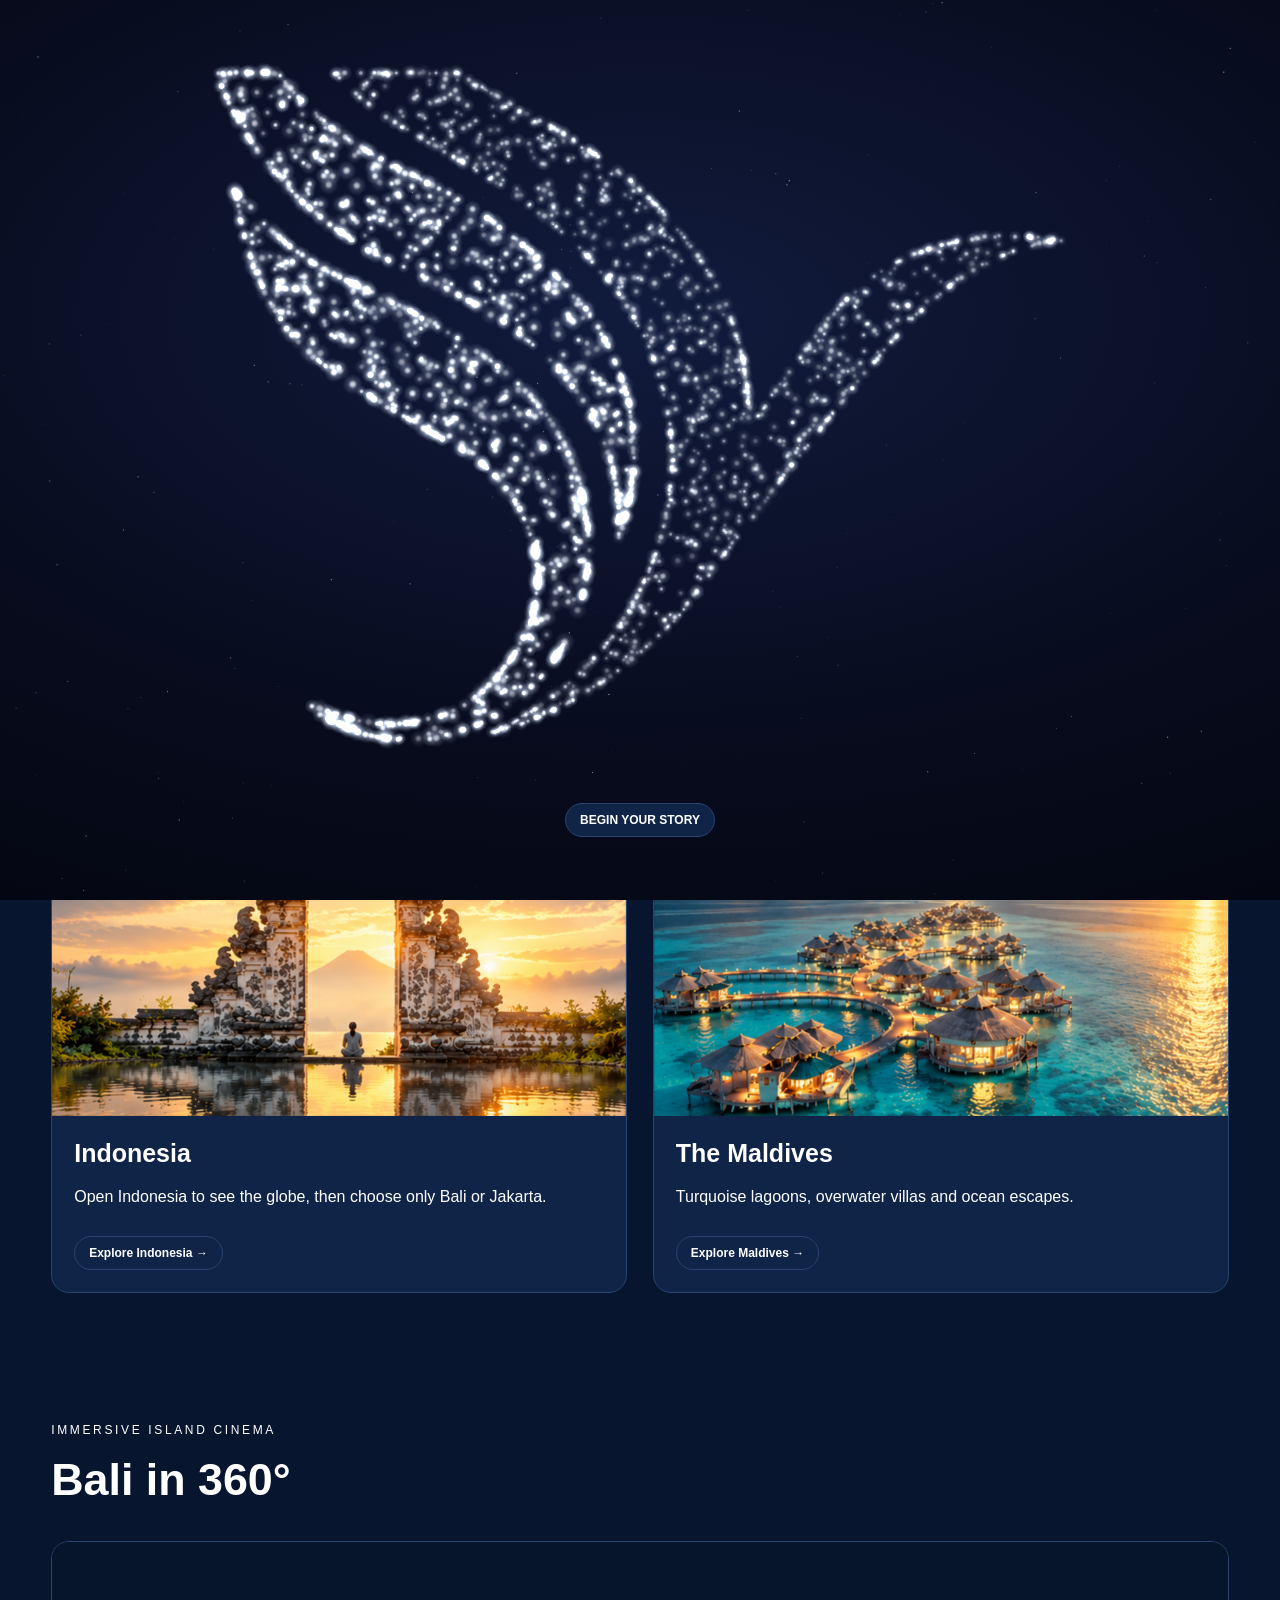
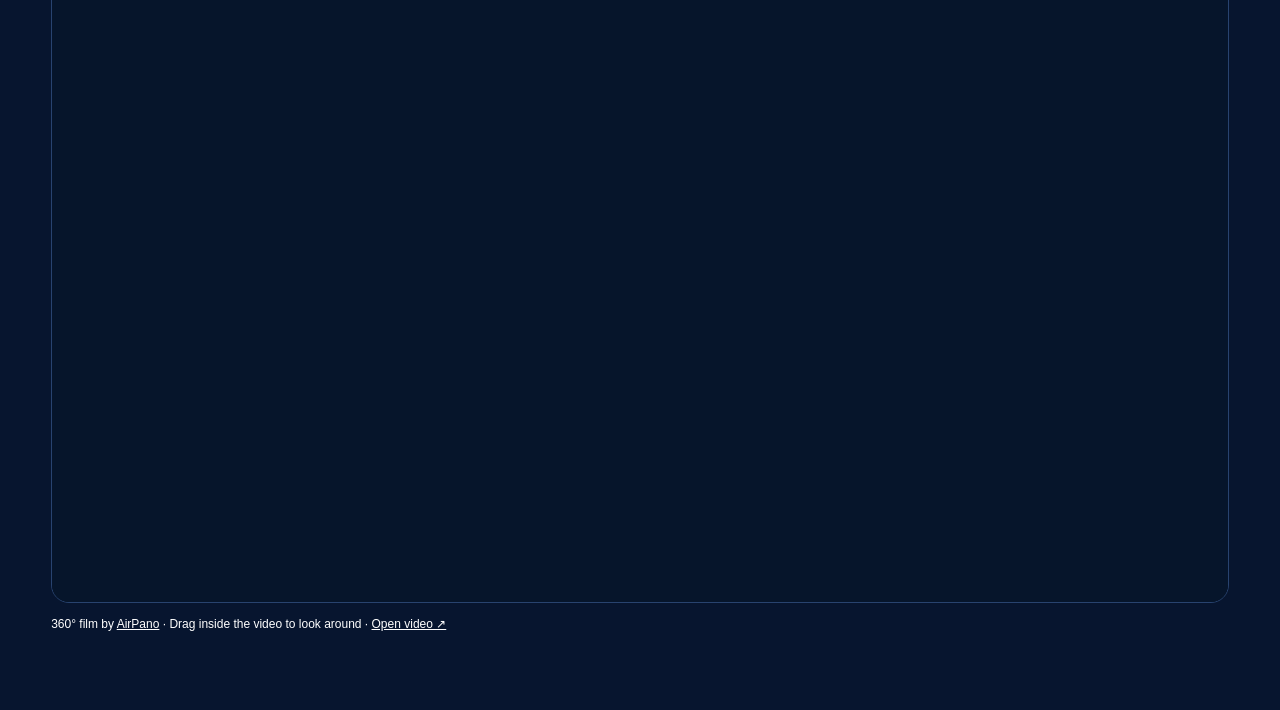
<file: index.html>
<!doctype html><html><head><meta charset="utf-8"><meta name="viewport" content="width=device-width,initial-scale=1"><title>TAER ALSHAREQ | Paradise Portal</title><link rel="stylesheet" href="style.css"><link rel="stylesheet" href="https://fonts.googleapis.com/css2?family=Cinzel:wght@600&display=swap"><link rel="stylesheet" href="intro.css"><link rel="stylesheet" href="theme.css"><link rel="stylesheet" href="experience.css"><link rel="stylesheet" href="popup.css"><link rel="stylesheet" href="v4.css"><link rel="stylesheet" href="v5.css"><link rel="stylesheet" href="responsive.css"><link rel="stylesheet" href="motion.css"><link rel="stylesheet" href="v8.css"><link rel="stylesheet" href="v9.css"><link rel="stylesheet" href="all-motion.css"></head><body><header class="site-header"><a class="brand" href="index.html"><span class="brand-mark"><img src="assets/original-logo.png" alt="طائر الشرق"></span><span>طائر الشرق | TAER ALSHAREQ</span></a><nav class="site-nav" aria-label="Main navigation"><a class="pill programmes-link" href="escape.html">Request your programme</a><a class="pill overview-link" href="index.html" data-en="Overview" data-ar="الرئيسية">Overview</a><button class="pill" id="language" aria-label="Change language">العربية</button><button class="pill" id="mode" data-en="☀ Day mode" data-ar="☀ الوضع النهاري">☀ Day mode</button><a class="pill tour-link" href="#tour" data-en="360° Tour" data-ar="جولة 360°">360° Tour</a><a class="pill" href="events.html" data-en="Events" data-ar="الحفلات">Events</a></nav></header><section class="hero"><video autoplay muted loop playsinline><source src="assets/indonesia.mp4" type="video/mp4"></video><div class="shade"></div><div class="hero-copy"><div class="eyebrow">TAER ALSHAREQ presents · Paradise Portal 360°</div><h1><span data-en="Two worlds." data-ar="عالمان.">Two worlds.</span><br><span data-en="One extraordinary" data-ar="رحلة واحدة استثنائية">One extraordinary</span> <span class="accent" data-en="journey." data-ar="تنتظرك.">journey.</span></h1><p data-en="From the green heart of Bali to the turquoise lagoons of the Maldives — discover the places, flavours, adventures and stays that make every journey unforgettable." data-ar="من قلب بالي الأخضر إلى بحيرات المالديف الفيروزية، اكتشفي الأماكن والنكهات والمغامرات والإقامات التي تجعل الرحلة لا تُنسى.">From the green heart of Bali to the turquoise lagoons of the Maldives — discover the places, flavours, adventures and stays that make every journey unforgettable.</p><a class="pill programme-hero" href="escape.html">Request your custom programme ↗</a></div></section><section class="section"><div class="eyebrow">Choose your dreamscape</div><h2 data-en="Where will your story begin?" data-ar="أين ستبدأ حكايتك؟">Where will your story begin?</h2><div class="cards"><article class="card indonesia-card"><img src="assets/indonesia-gate-gold.png" alt="Indonesia"><div class="card-body"><h3 data-en="Indonesia" data-ar="إندونيسيا">Indonesia</h3><p data-en="Open Indonesia to see the globe, then choose only Bali or Jakarta." data-ar="افتحي إندونيسيا لاستعراض الكرة الأرضية، ثم اختاري بالي أو جاكرتا.">Open Indonesia to see the globe, then choose only Bali or Jakarta.</p><a class="btn" href="indonesia.html" data-en="Explore Indonesia →" data-ar="استكشفي إندونيسيا ←">Explore Indonesia →</a></div></article><article class="card maldives-card" id="maldives"><img src="assets/maldives-gold.png" alt="Maldives"><div class="card-body"><h3 data-en="The Maldives" data-ar="المالديف">The Maldives</h3><p data-en="Turquoise lagoons, overwater villas and ocean escapes." data-ar="بحيرات فيروزية وفلل فوق الماء ورحلات إلى المحيط.">Turquoise lagoons, overwater villas and ocean escapes.</p><a class="btn" href="indonesia.html?region=maldives" data-en="Explore Maldives →" data-ar="استكشفي المالديف ←">Explore Maldives →</a></div></article></div></section><section class="section tour-section" id="tour"><div class="eyebrow">IMMERSIVE ISLAND CINEMA</div><h2>Bali in 360°</h2><div class="video-frame"><iframe loading="eager" src="https://www.youtube.com/embed/6SbH51yN-q8?enablejsapi=1&amp;autoplay=1&amp;mute=1&amp;loop=1&amp;playlist=6SbH51yN-q8&amp;rel=0&amp;controls=1" title="Bali 360° film by AirPano" allow="autoplay; accelerometer; encrypted-media; gyroscope; picture-in-picture; xr-spatial-tracking" referrerpolicy="strict-origin-when-cross-origin" allowfullscreen></iframe></div><p class="credit">360° film by <a href="https://www.airpano.com/360video/vr-bali-relax/" target="_blank" rel="noopener">AirPano</a> · Drag inside the video to look around · <a href="https://www.youtube.com/watch?v=6SbH51yN-q8" target="_blank" rel="noopener">Open video ↗</a></p></section>


<script src="assets/intro/shapes.js"></script><script src="intro.js"></script><script src="site-controls.js"></script><script src="effects-audio.js"></script><script src="build-scenes.js"></script><script src="motion.js"></script></body></html>
</file>
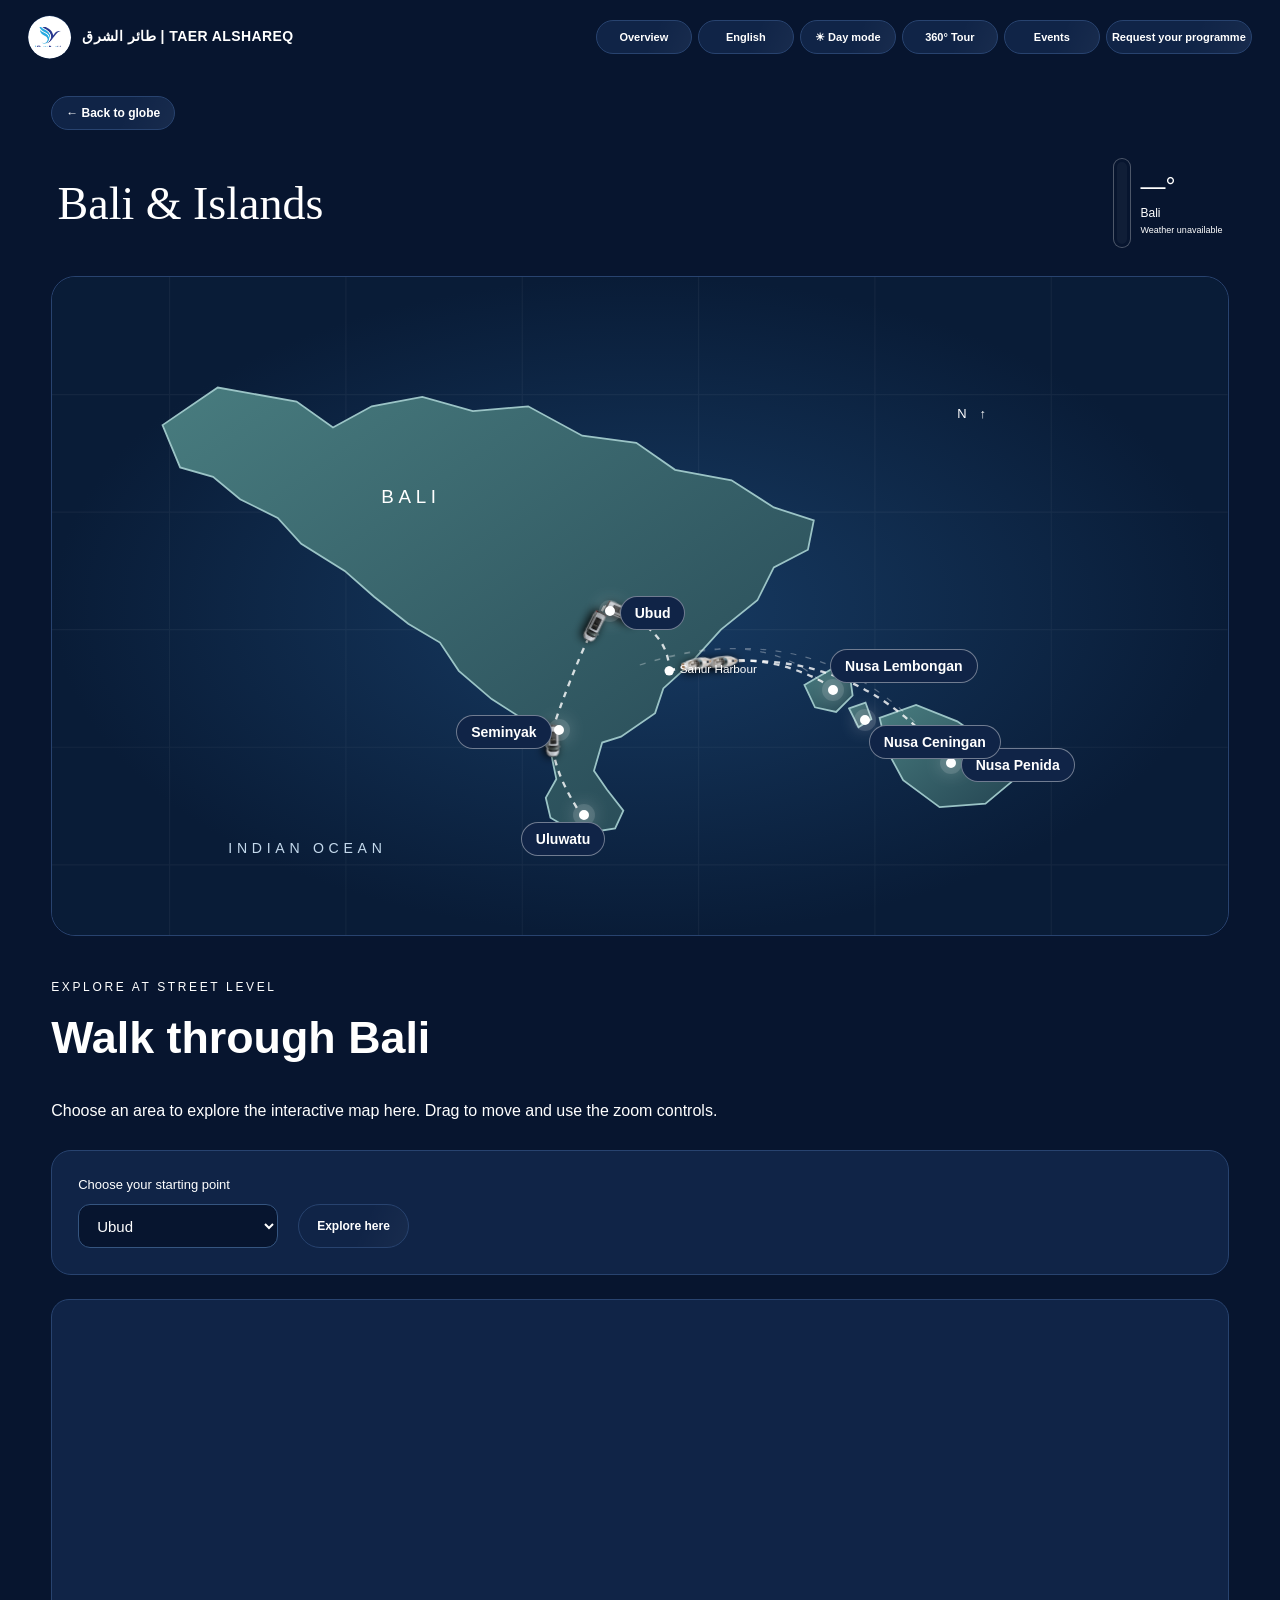
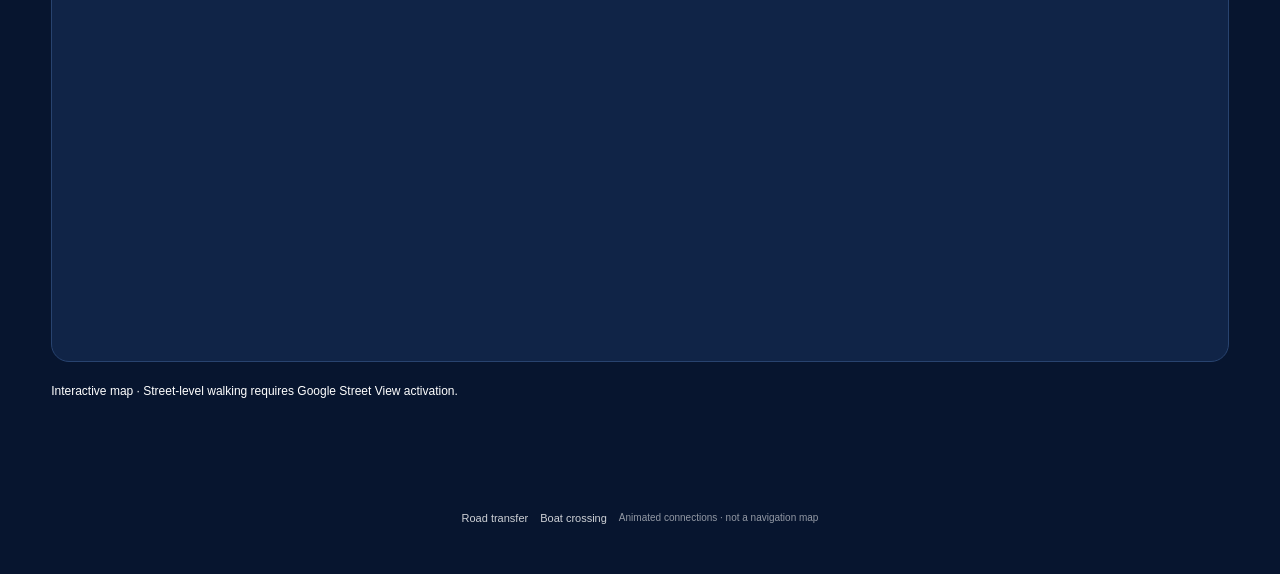
<file: bali.html>
<!doctype html><html lang="en"><head><meta charset="utf-8"><meta name="viewport" content="width=device-width,initial-scale=1"><link rel="stylesheet" href="style.css"><link rel="stylesheet" href="theme.css"><link rel="stylesheet" href="experience.css"><link rel="stylesheet" href="popup.css"><link rel="stylesheet" href="v4.css"><title>Bali & Islands | TAER ALSHAREQ</title><link rel="stylesheet" href="v5.css"><link rel="stylesheet" href="responsive.css"><link rel="stylesheet" href="motion.css"><link rel="stylesheet" href="v8.css"><link rel="stylesheet" href="v9.css"><link rel="stylesheet" href="all-motion.css"></head><body class="bali-page"><header class="site-header"><a class="brand" href="index.html"><span class="brand-mark"><img src="assets/original-logo.png" alt="طائر الشرق"></span><span>طائر الشرق | TAER ALSHAREQ</span></a><nav class="site-nav" aria-label="Main navigation"><a class="pill programmes-link" href="escape.html">Request your programme</a><a class="pill overview-link" href="index.html" data-en="Overview" data-ar="الرئيسية">Overview</a><button class="pill" id="language" aria-label="Change language">العربية</button><button class="pill" id="mode" data-en="☀ Day mode" data-ar="☀ الوضع النهاري">☀ Day mode</button><a class="pill tour-link" href="bali.html#tour" data-en="360° Tour" data-ar="جولة 360°">360° Tour</a><a class="pill" href="events.html" data-en="Events" data-ar="الحفلات">Events</a></nav></header>
<div class="back-row"><a class="pill context-back" href="indonesia.html">← Back to globe</a></div><main><div class="map-heading"><h1>Bali & Islands</h1><div id="weather" class="weather" aria-live="polite"></div></div>
<section class="bali-map" aria-label="Choose a Bali region"><svg viewBox="0 0 1000 560" role="img" aria-label="Bali, Nusa Penida, Nusa Lembongan and Nusa Ceningan map"><defs><radialGradient id="sea"><stop stop-color="#173b63"/><stop offset="1" stop-color="#091c37"/></radialGradient><linearGradient id="land" x2="1" y2="1"><stop stop-color="#487c7f"/><stop offset="1" stop-color="#254653"/></linearGradient></defs><rect width="1000" height="560" fill="url(#sea)"/><g stroke="#ffffff0b" stroke-width="1"><path d="M0 100H1000M0 200H1000M0 300H1000M0 400H1000M0 500H1000M100 0V560M250 0V560M400 0V560M550 0V560M700 0V560M850 0V560"/></g><g fill="url(#land)" stroke="#9bc4c6" stroke-width="1.5"><path d="M94 126L141 94 208 106 239 128 272 110 315 102 358 114 405 110 451 135 497 141 530 164 578 173 614 196 648 207 643 232 614 247 600 275 569 300 542 330 520 350 513 371 484 391 468 396 461 420 472 436 486 454 479 469 448 474 424 460 420 443 429 427 424 403 399 375 374 359 346 335 330 311 303 295 274 272 249 250 212 227 192 205 160 189 137 170 109 162Z"/><path d="M640 347L664 333 679 341 681 356 667 370 649 366Z"/><path d="M678 367L692 362 697 376 686 383Z"/><path d="M704 375L735 364 770 378 802 400 818 428 794 448 755 451 724 428 711 404Z"/></g><g fill="white" font-family="Arial" font-size="16" letter-spacing="4"><text x="280" y="192">BALI</text><text x="150" y="490" font-size="12" fill="#c4d9ec">INDIAN OCEAN</text><text x="770" y="120" font-size="11">N ↑</text></g><g stroke="white" stroke-dasharray="5 8" opacity=".3" fill="none"><path d="M500 330Q605 295 658 348M500 330Q660 280 760 408"/></g><g class="transport-routes" fill="none" stroke="white" stroke-width="2"><path id="road-us" d="M470 280Q448 320 427 381"/><path id="road-su" d="M427 381Q420 410 448 454"/><path id="road-sanur" d="M470 280Q525 297 525 335"/><path id="boat-penida" d="M525 335Q670 300 760 409"/><path id="boat-lembongan" d="M525 335Q600 312 660 347"/></g><g class="route-vehicle"><svg x="-16.0" y="-16.0" width="32" height="32" viewBox="683 0 683 683" overflow="hidden"><image href="assets/popups/transport.png" width="2048" height="683"/></svg><animateMotion rotate="auto" dur="8s" repeatCount="indefinite"><mpath href="#road-us"/></animateMotion></g><g class="route-vehicle"><svg x="-16.0" y="-16.0" width="32" height="32" viewBox="683 0 683 683" overflow="hidden"><image href="assets/popups/transport.png" width="2048" height="683"/></svg><animateMotion rotate="auto" dur="8s" repeatCount="indefinite"><mpath href="#road-su"/></animateMotion></g><g class="route-vehicle"><svg x="-16.0" y="-16.0" width="32" height="32" viewBox="683 0 683 683" overflow="hidden"><image href="assets/popups/transport.png" width="2048" height="683"/></svg><animateMotion rotate="auto" dur="8s" repeatCount="indefinite"><mpath href="#road-sanur"/></animateMotion></g><g class="route-vehicle"><svg x="-16.0" y="-16.0" width="32" height="32" viewBox="1366 0 683 683" overflow="hidden"><image href="assets/popups/transport.png" width="2048" height="683"/></svg><animateMotion rotate="auto" dur="8s" repeatCount="indefinite"><mpath href="#boat-penida"/></animateMotion></g><g class="route-vehicle"><svg x="-16.0" y="-16.0" width="32" height="32" viewBox="1366 0 683 683" overflow="hidden"><image href="assets/popups/transport.png" width="2048" height="683"/></svg><animateMotion rotate="auto" dur="8s" repeatCount="indefinite"><mpath href="#boat-lembongan"/></animateMotion></g><g fill="white" font-family="Arial" font-size="10"><circle cx="525" cy="335" r="4"/><text x="534" y="337">Sanur Harbour</text></g></svg>
<a class="map-pin ubud" href="region.html?place=ubud"><span>Ubud</span></a><a class="map-pin seminyak" href="region.html?place=seminyak"><span>Seminyak</span></a><a class="map-pin uluwatu" href="region.html?place=uluwatu"><span>Uluwatu</span></a><a class="map-pin penida" href="region.html?place=nusa-penida"><span>Nusa Penida</span></a><a class="map-pin lembongan" href="region.html?place=lembongan"><span>Nusa Lembongan</span></a><a class="map-pin ceningan" href="region.html?place=ceningan"><span>Nusa Ceningan</span></a></section>

<section class="section tour-section street-tour" id="tour"><div class="eyebrow">EXPLORE AT STREET LEVEL</div><h2>Walk through Bali</h2><p>Choose an area to explore the interactive map here. Drag to move and use the zoom controls.</p><div class="street-controls"><label>Choose your starting point<select id="streetArea"><option value="-8.5069,115.2625">Ubud</option><option value="-8.6905,115.1682">Seminyak</option><option value="-8.8291,115.0849">Uluwatu</option><option value="-8.7333,115.5445">Nusa Penida</option></select></label><button class="pill street-launch" type="button" id="streetLaunch">Explore here</button></div><div class="embedded-map"><iframe id="streetFrame" title="Explore Bali map" src="https://maps.google.com/maps?ll=-8.5069,115.2625&amp;z=16&amp;output=embed" loading="lazy" allowfullscreen></iframe></div><p class="credit" id="streetStatus">Interactive map · Street-level walking requires Google Street View activation.</p></section><div class="route-legend"><span>Road transfer</span><span>Boat crossing</span><span>Animated connections · not a navigation map</span></div></main><script src="regions-data.js"></script><script src="site-controls.js"></script><script src="effects-audio.js"></script><script src="build-scenes.js"></script><script src="motion.js"></script><script src="tour-config.js"></script><script src="embedded-tour.js"></script></body></html>
</file>
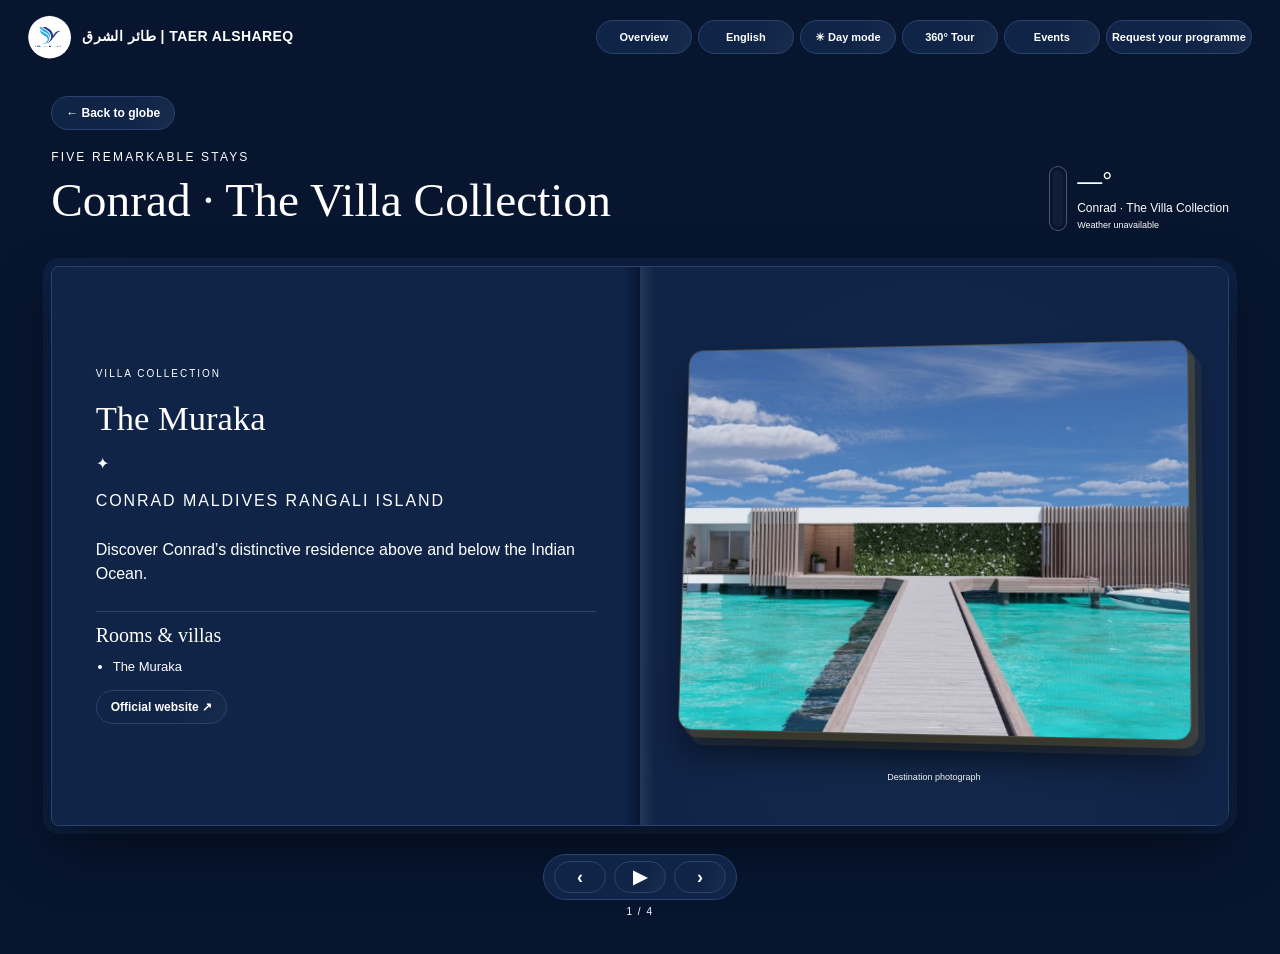
<file: conrad.html>
<!doctype html><html lang="en"><head><meta charset="utf-8"><meta name="viewport" content="width=device-width,initial-scale=1"><link rel="stylesheet" href="style.css"><link rel="stylesheet" href="theme.css"><link rel="stylesheet" href="experience.css"><link rel="stylesheet" href="popup.css"><link rel="stylesheet" href="v4.css"><title>Travel Journal | TAER ALSHAREQ</title><link rel="stylesheet" href="v5.css"><link rel="stylesheet" href="responsive.css"><link rel="stylesheet" href="motion.css"><link rel="stylesheet" href="v8.css"><link rel="stylesheet" href="v9.css"><link rel="stylesheet" href="all-motion.css"></head><body class="regional-book collection-book" data-place="conrad"><header class="site-header"><a class="brand" href="index.html"><span class="brand-mark"><img src="assets/original-logo.png" alt="طائر الشرق"></span><span>طائر الشرق | TAER ALSHAREQ</span></a><nav class="site-nav" aria-label="Main navigation"><a class="pill programmes-link" href="escape.html">Request your programme</a><a class="pill overview-link" href="index.html" data-en="Overview" data-ar="الرئيسية">Overview</a><button class="pill" id="language" aria-label="Change language">العربية</button><button class="pill" id="mode" data-en="☀ Day mode" data-ar="☀ الوضع النهاري">☀ Day mode</button><a class="pill tour-link" href="bali.html#tour" data-en="360° Tour" data-ar="جولة 360°">360° Tour</a><a class="pill" href="events.html" data-en="Events" data-ar="الحفلات">Events</a></nav></header><div class="back-row"><a class="pill context-back" href="indonesia.html">← Back to globe</a></div><main class="region-main"><div class="region-top"><div><div class="eyebrow" id="region-kicker">Bali · Travel journal</div><h1 id="region-title"></h1></div><div id="weather" class="weather" aria-live="polite"></div></div><nav class="book-tabs" aria-label="Journal chapters"><button class="pill active" data-section="explore" data-en="Explore" data-ar="استكشاف">Explore</button><button class="pill" data-section="hotels" data-en="Hotels" data-ar="الفنادق">Hotels</button><button class="pill" data-section="restaurants" data-en="Restaurants" data-ar="المطاعم">Restaurants</button></nav><section class="travel-book" id="travelBook" aria-label="Travel journal"><div class="book-page copy-page" id="bookCopy"></div><div class="book-page photo-page" id="bookPhoto"></div><div class="book-spine"></div></section><div class="reader-controls"><button class="pill round" id="bookPrev" aria-label="Previous page">‹</button><button class="pill" id="bookPlay" aria-label="Play journal">▶</button><span id="pageCount" aria-live="polite"></span><button class="pill round" id="bookNext" aria-label="Next page">›</button></div></main><script src="regions-data.js"></script><script src="journey-data.js"></script><script src="collections-data.js"></script><script src="stay-pages.js"></script><script src="regional-book.js"></script><script src="site-controls.js"></script><script src="effects-audio.js"></script><script src="build-scenes.js"></script><script src="motion.js"></script></body></html>
</file>
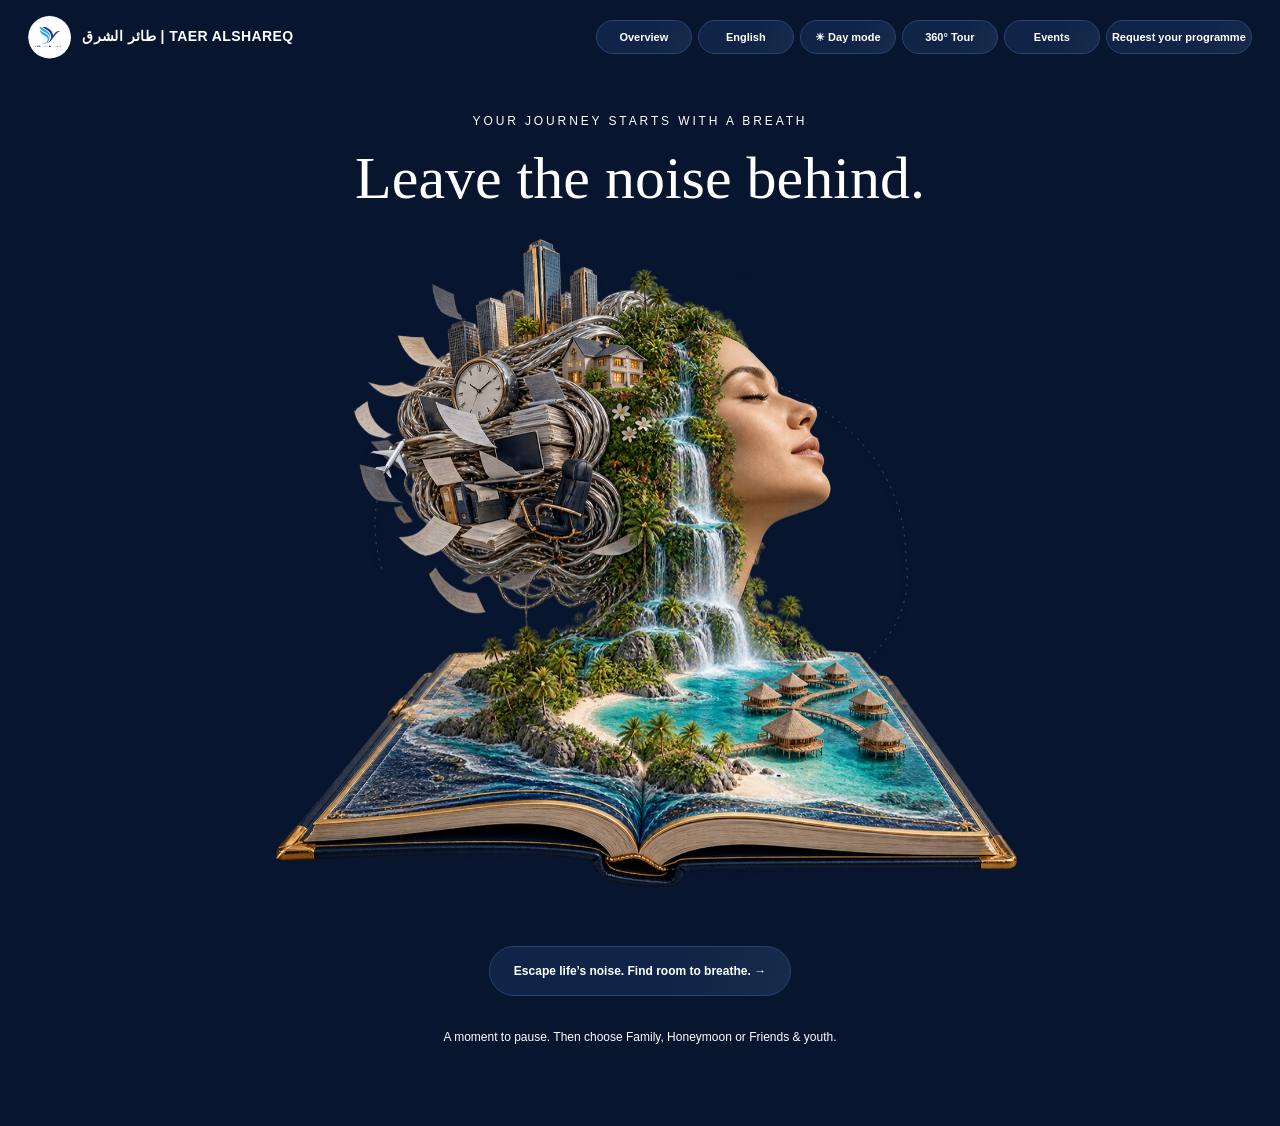
<file: escape.html>
<!doctype html><html lang="en"><head><meta charset="utf-8"><meta name="viewport" content="width=device-width,initial-scale=1"><title>Request your programme | TAER ALSHAREQ</title><link rel="stylesheet" href="style.css"><link rel="stylesheet" href="theme.css"><link rel="stylesheet" href="experience.css"><link rel="stylesheet" href="popup.css"><link rel="stylesheet" href="v4.css"><link rel="stylesheet" href="v5.css"><link rel="stylesheet" href="responsive.css"><link rel="stylesheet" href="motion.css"><link rel="stylesheet" href="v8.css"><link rel="stylesheet" href="v9.css"><link rel="stylesheet" href="all-motion.css"></head><body class="escape-page"><header class="site-header"><a class="brand" href="index.html"><span class="brand-mark"><img src="assets/original-logo.png" alt="طائر الشرق"></span><span>طائر الشرق | TAER ALSHAREQ</span></a><nav class="site-nav" aria-label="Main navigation"><a class="pill programmes-link" href="escape.html">Request your programme</a><a class="pill overview-link" href="index.html" data-en="Overview" data-ar="الرئيسية">Overview</a><button class="pill" id="language" aria-label="Change language">العربية</button><button class="pill" id="mode" data-en="☀ Day mode" data-ar="☀ الوضع النهاري">☀ Day mode</button><a class="pill tour-link" href="bali.html#tour" data-en="360° Tour" data-ar="جولة 360°">360° Tour</a><a class="pill" href="events.html" data-en="Events" data-ar="الحفلات">Events</a></nav></header><main class="escape-main"><div class="eyebrow">YOUR JOURNEY STARTS WITH A BREATH</div><h1>Leave the noise behind.</h1><div class="escape-scene" aria-label="A head emerging from a book, transforming daily pressure into tropical forests and waterfalls"><img src="assets/popups/escape.png" alt="A sculptural open book: tangled work pressures transform into a peaceful face, forest, waterfall and Maldives lagoon"><svg class="escape-flight" viewBox="0 0 1000 800" aria-hidden="true"><path id="escape-path" d="M160 390 C60 50 850 0 850 380 C880 570 500 680 300 500" fill="none" stroke="#eff6ff" stroke-opacity=".3" stroke-dasharray="3 8"/><g><svg x="-32.5" y="-32.5" width="65" height="65" viewBox="0 0 683 683" overflow="hidden"><image href="assets/popups/transport.png" width="2048" height="683"/></svg><animateMotion dur="14s" rotate="auto" repeatCount="indefinite"><mpath href="#escape-path"/></animateMotion></g></svg><div class="water-shimmer"></div></div><a class="pill escape-cta" href="programs.html">Escape life’s noise. Find room to breathe. →</a><p class="escape-note">A moment to pause. Then choose Family, Honeymoon or Friends & youth.</p></main><script src="site-controls.js"></script><script src="effects-audio.js"></script><script src="escape.js"></script><script src="build-scenes.js"></script><script src="motion.js"></script></body></html>
</file>
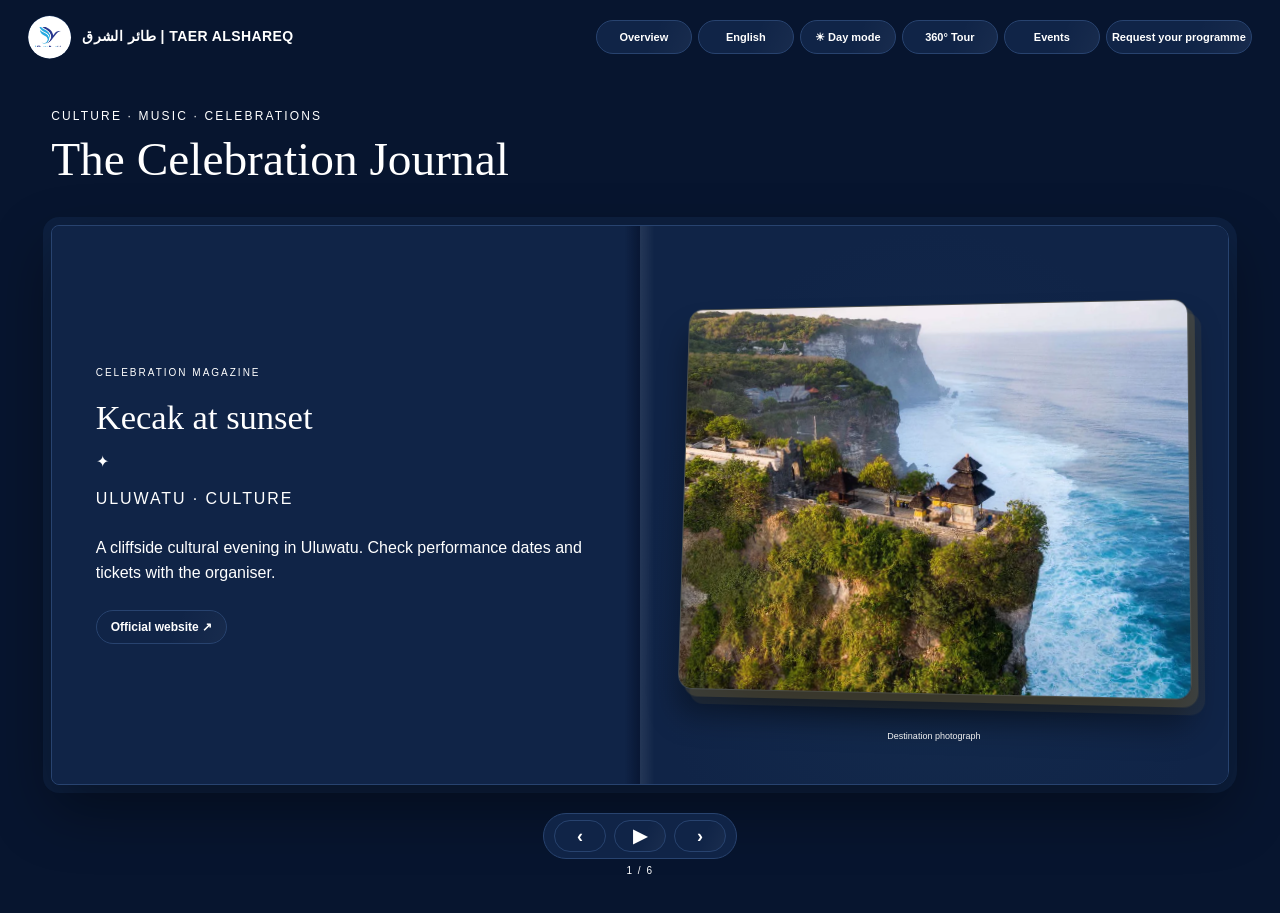
<file: events.html>
<!doctype html><html lang="en"><head><meta charset="utf-8"><meta name="viewport" content="width=device-width,initial-scale=1"><link rel="stylesheet" href="style.css"><link rel="stylesheet" href="theme.css"><link rel="stylesheet" href="experience.css"><link rel="stylesheet" href="popup.css"><link rel="stylesheet" href="v4.css"><title>Travel Journal | TAER ALSHAREQ</title><link rel="stylesheet" href="v5.css"><link rel="stylesheet" href="responsive.css"><link rel="stylesheet" href="motion.css"><link rel="stylesheet" href="v8.css"><link rel="stylesheet" href="v9.css"><link rel="stylesheet" href="all-motion.css"></head><body class="regional-book collection-book" data-place="events"><header class="site-header"><a class="brand" href="index.html"><span class="brand-mark"><img src="assets/original-logo.png" alt="طائر الشرق"></span><span>طائر الشرق | TAER ALSHAREQ</span></a><nav class="site-nav" aria-label="Main navigation"><a class="pill programmes-link" href="escape.html">Request your programme</a><a class="pill overview-link" href="index.html" data-en="Overview" data-ar="الرئيسية">Overview</a><button class="pill" id="language" aria-label="Change language">العربية</button><button class="pill" id="mode" data-en="☀ Day mode" data-ar="☀ الوضع النهاري">☀ Day mode</button><a class="pill tour-link" href="bali.html#tour" data-en="360° Tour" data-ar="جولة 360°">360° Tour</a><a class="pill" href="events.html" data-en="Events" data-ar="الحفلات">Events</a></nav></header><main class="region-main"><div class="region-top"><div><div class="eyebrow" id="region-kicker">Bali · Travel journal</div><h1 id="region-title"></h1></div><div id="weather" class="weather" aria-live="polite"></div></div><nav class="book-tabs" aria-label="Journal chapters"><button class="pill active" data-section="explore" data-en="Explore" data-ar="استكشاف">Explore</button><button class="pill" data-section="hotels" data-en="Hotels" data-ar="الفنادق">Hotels</button><button class="pill" data-section="restaurants" data-en="Restaurants" data-ar="المطاعم">Restaurants</button></nav><section class="travel-book" id="travelBook" aria-label="Travel journal"><div class="book-page copy-page" id="bookCopy"></div><div class="book-page photo-page" id="bookPhoto"></div><div class="book-spine"></div></section><div class="reader-controls"><button class="pill round" id="bookPrev" aria-label="Previous page">‹</button><button class="pill" id="bookPlay" aria-label="Play journal">▶</button><span id="pageCount" aria-live="polite"></span><button class="pill round" id="bookNext" aria-label="Next page">›</button></div></main><script src="regions-data.js"></script><script src="journey-data.js"></script><script src="collections-data.js"></script><script src="stay-pages.js"></script><script src="regional-book.js"></script><script src="site-controls.js"></script><script src="effects-audio.js"></script><script src="build-scenes.js"></script><script src="motion.js"></script></body></html>
</file>
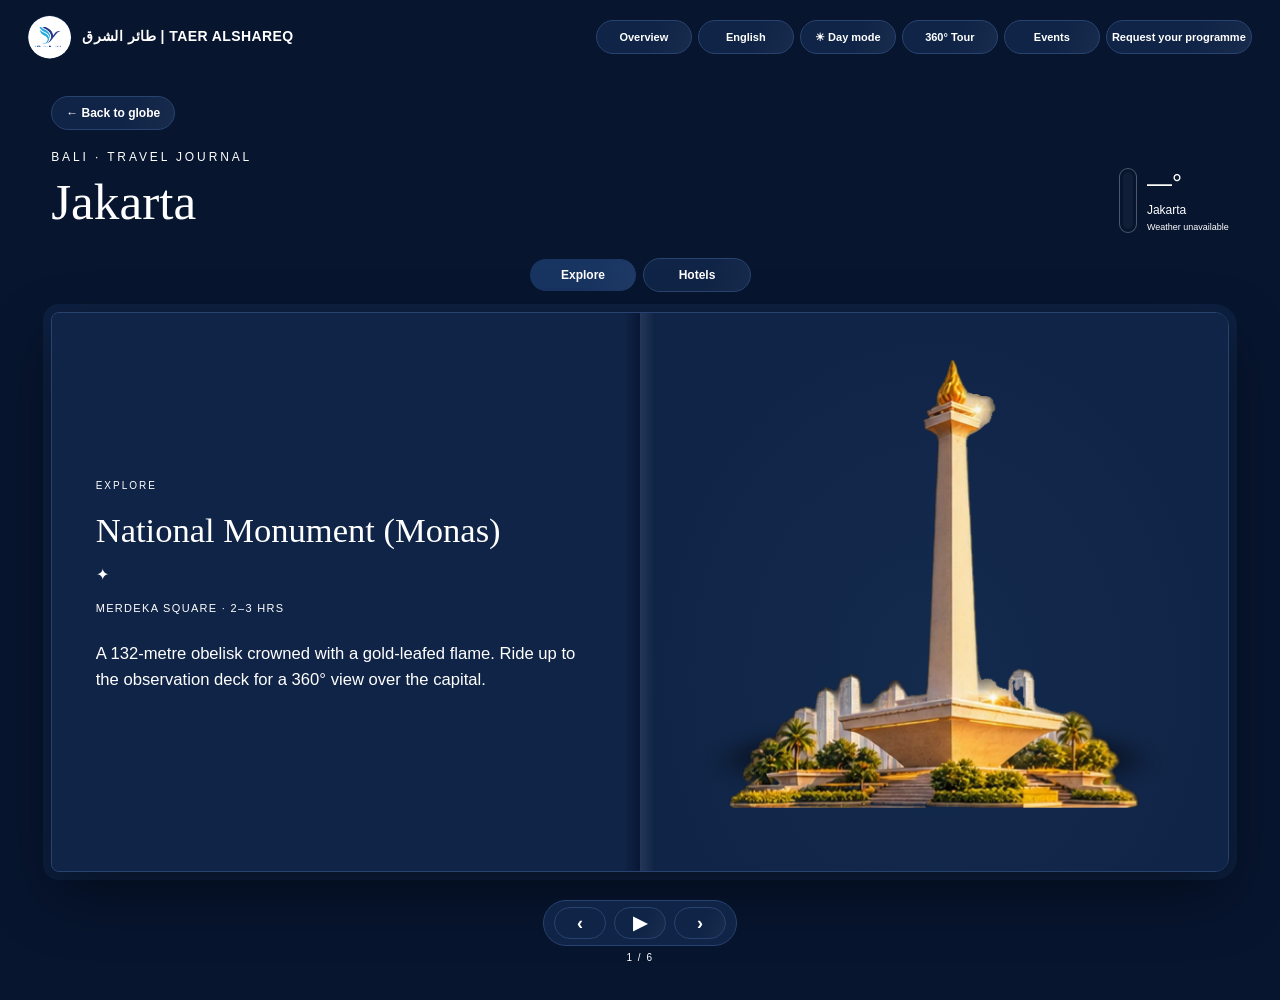
<file: jakarta.html>
<!doctype html><html lang="en"><head><meta charset="utf-8"><meta name="viewport" content="width=device-width,initial-scale=1"><link rel="stylesheet" href="style.css"><link rel="stylesheet" href="theme.css"><link rel="stylesheet" href="experience.css"><link rel="stylesheet" href="popup.css"><link rel="stylesheet" href="v4.css"><title>Travel Journal | TAER ALSHAREQ</title><link rel="stylesheet" href="v5.css"><link rel="stylesheet" href="responsive.css"><link rel="stylesheet" href="motion.css"><link rel="stylesheet" href="v8.css"><link rel="stylesheet" href="v9.css"><link rel="stylesheet" href="all-motion.css"></head><body class="regional-book" data-place="jakarta"><header class="site-header"><a class="brand" href="index.html"><span class="brand-mark"><img src="assets/original-logo.png" alt="طائر الشرق"></span><span>طائر الشرق | TAER ALSHAREQ</span></a><nav class="site-nav" aria-label="Main navigation"><a class="pill programmes-link" href="escape.html">Request your programme</a><a class="pill overview-link" href="index.html" data-en="Overview" data-ar="الرئيسية">Overview</a><button class="pill" id="language" aria-label="Change language">العربية</button><button class="pill" id="mode" data-en="☀ Day mode" data-ar="☀ الوضع النهاري">☀ Day mode</button><a class="pill tour-link" href="bali.html#tour" data-en="360° Tour" data-ar="جولة 360°">360° Tour</a><a class="pill" href="events.html" data-en="Events" data-ar="الحفلات">Events</a></nav></header><div class="back-row"><a class="pill context-back" href="indonesia.html">← Back to globe</a></div><main class="region-main"><div class="region-top"><div><div class="eyebrow" id="region-kicker">Bali · Travel journal</div><h1 id="region-title"></h1></div><div id="weather" class="weather" aria-live="polite"></div></div><nav class="book-tabs" aria-label="Journal chapters"><button class="pill active" data-section="explore" data-en="Explore" data-ar="استكشاف">Explore</button><button class="pill" data-section="hotels" data-en="Hotels" data-ar="الفنادق">Hotels</button><button class="pill" data-section="restaurants" data-en="Restaurants" data-ar="المطاعم">Restaurants</button></nav><section class="travel-book" id="travelBook" aria-label="Travel journal"><div class="book-page copy-page" id="bookCopy"></div><div class="book-page photo-page" id="bookPhoto"></div><div class="book-spine"></div></section><div class="reader-controls"><button class="pill round" id="bookPrev" aria-label="Previous page">‹</button><button class="pill" id="bookPlay" aria-label="Play journal">▶</button><span id="pageCount" aria-live="polite"></span><button class="pill round" id="bookNext" aria-label="Next page">›</button></div></main><script src="regions-data.js"></script><script src="journey-data.js"></script><script src="collections-data.js"></script><script src="stay-pages.js"></script><script src="regional-book.js"></script><script src="site-controls.js"></script><script src="effects-audio.js"></script><script src="build-scenes.js"></script><script src="motion.js"></script></body></html>
</file>
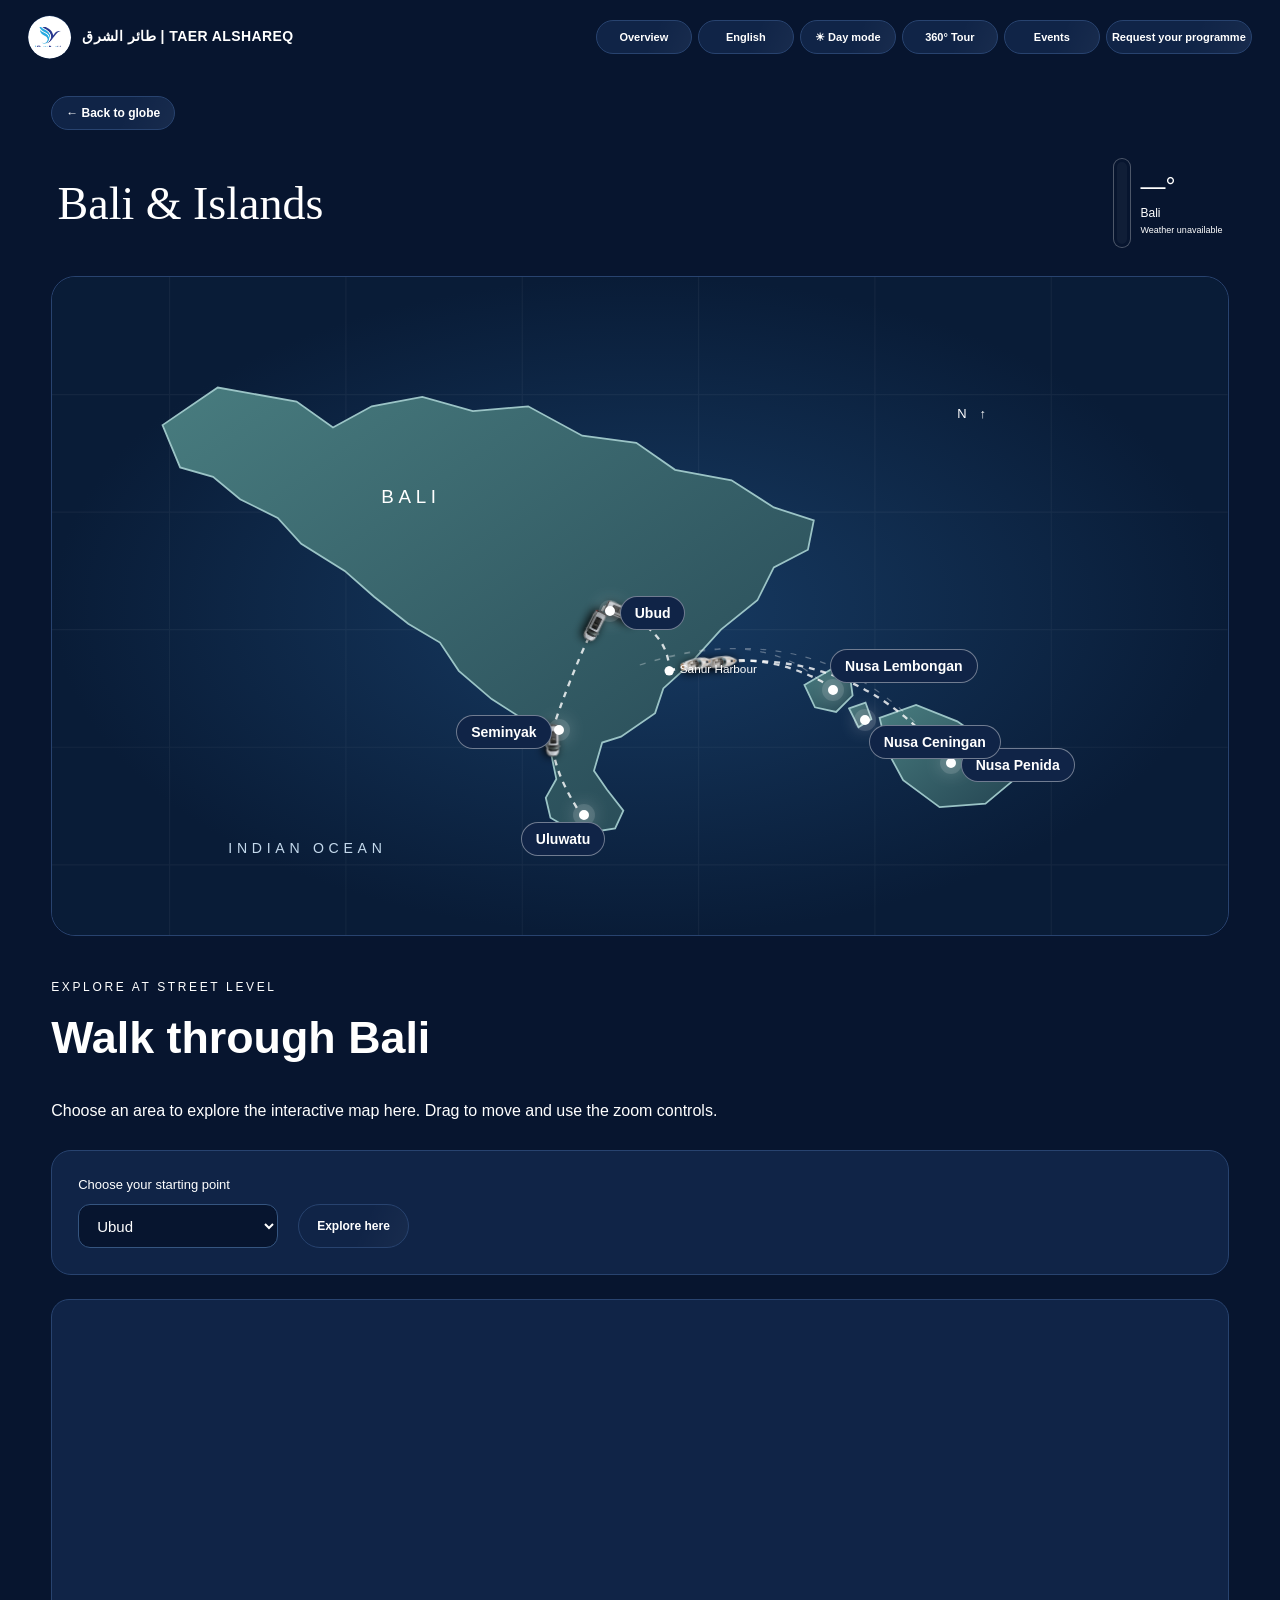
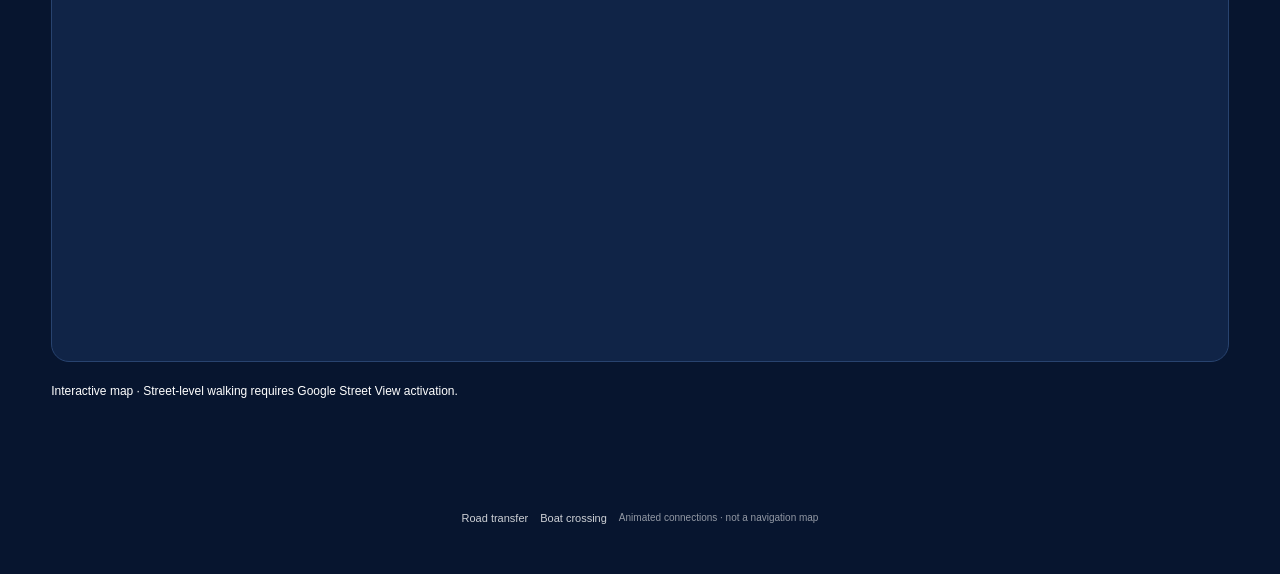
<file: journey.html>
<!doctype html><html lang="en"><head><meta charset="utf-8"><meta name="viewport" content="width=device-width,initial-scale=1"><title>Travel journal | TAER ALSHAREQ</title><link rel="stylesheet" href="v5.css"><link rel="stylesheet" href="responsive.css"><link rel="stylesheet" href="motion.css"><link rel="stylesheet" href="v8.css"><link rel="stylesheet" href="v9.css"><link rel="stylesheet" href="all-motion.css"></head><body style="background:#07152f;color:white"><p>Opening your journey…</p><script>location.replace(location.hash==='#jakarta'?'jakarta.html':location.hash==='#food'?'region.html?place=ubud#restaurants':'bali.html');</script><script src="build-scenes.js"></script><script src="motion.js"></script></body></html>
</file>
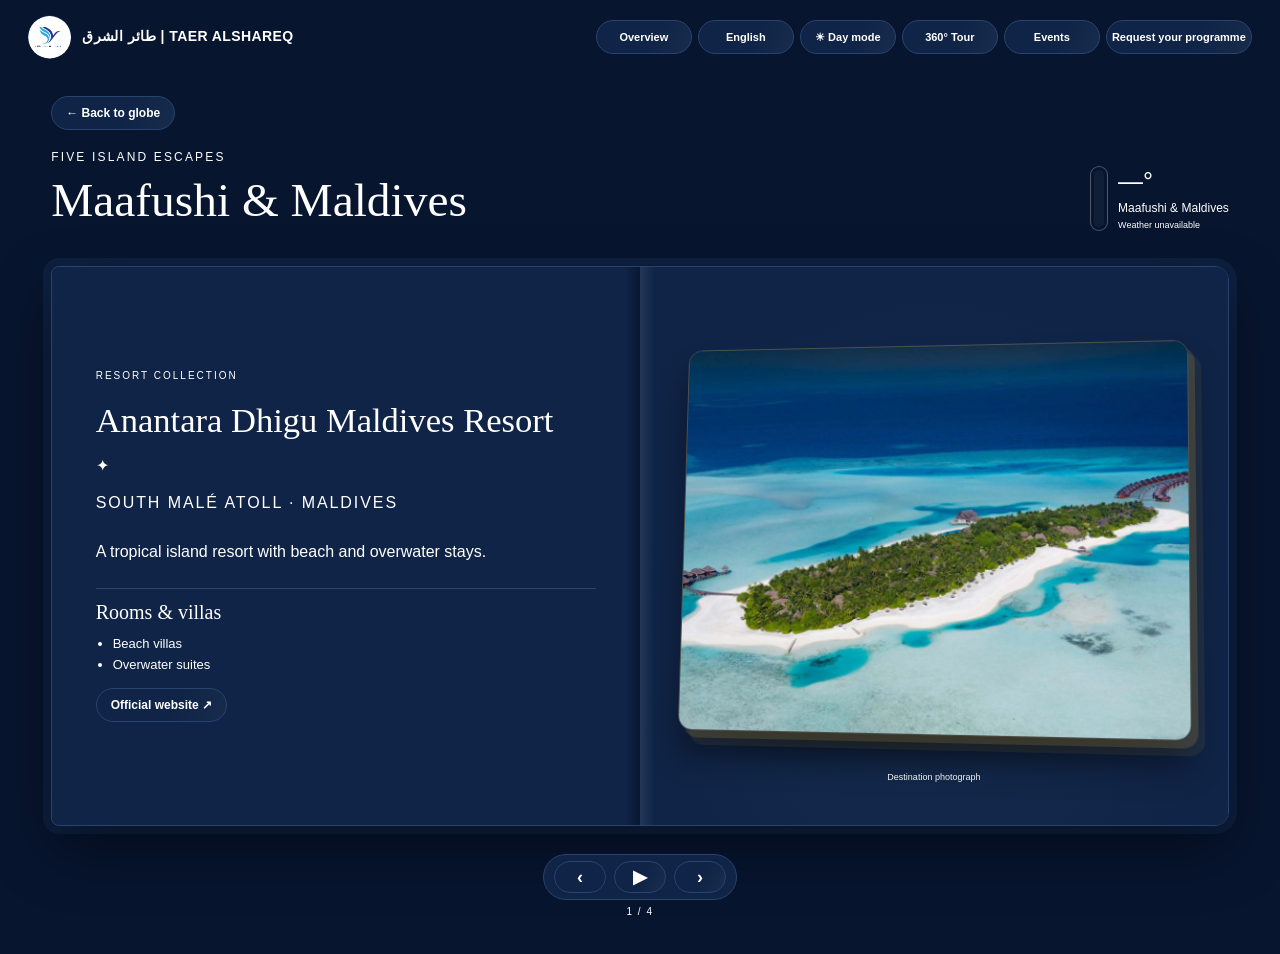
<file: maafushi.html>
<!doctype html><html lang="en"><head><meta charset="utf-8"><meta name="viewport" content="width=device-width,initial-scale=1"><link rel="stylesheet" href="style.css"><link rel="stylesheet" href="theme.css"><link rel="stylesheet" href="experience.css"><link rel="stylesheet" href="popup.css"><link rel="stylesheet" href="v4.css"><title>Travel Journal | TAER ALSHAREQ</title><link rel="stylesheet" href="v5.css"><link rel="stylesheet" href="responsive.css"><link rel="stylesheet" href="motion.css"><link rel="stylesheet" href="v8.css"><link rel="stylesheet" href="v9.css"><link rel="stylesheet" href="all-motion.css"></head><body class="regional-book collection-book" data-place="maldives"><header class="site-header"><a class="brand" href="index.html"><span class="brand-mark"><img src="assets/original-logo.png" alt="طائر الشرق"></span><span>طائر الشرق | TAER ALSHAREQ</span></a><nav class="site-nav" aria-label="Main navigation"><a class="pill programmes-link" href="escape.html">Request your programme</a><a class="pill overview-link" href="index.html" data-en="Overview" data-ar="الرئيسية">Overview</a><button class="pill" id="language" aria-label="Change language">العربية</button><button class="pill" id="mode" data-en="☀ Day mode" data-ar="☀ الوضع النهاري">☀ Day mode</button><a class="pill tour-link" href="bali.html#tour" data-en="360° Tour" data-ar="جولة 360°">360° Tour</a><a class="pill" href="events.html" data-en="Events" data-ar="الحفلات">Events</a></nav></header><div class="back-row"><a class="pill context-back" href="indonesia.html">← Back to globe</a></div><main class="region-main"><div class="region-top"><div><div class="eyebrow" id="region-kicker">Bali · Travel journal</div><h1 id="region-title"></h1></div><div id="weather" class="weather" aria-live="polite"></div></div><nav class="book-tabs" aria-label="Journal chapters"><button class="pill active" data-section="explore" data-en="Explore" data-ar="استكشاف">Explore</button><button class="pill" data-section="hotels" data-en="Hotels" data-ar="الفنادق">Hotels</button><button class="pill" data-section="restaurants" data-en="Restaurants" data-ar="المطاعم">Restaurants</button></nav><section class="travel-book" id="travelBook" aria-label="Travel journal"><div class="book-page copy-page" id="bookCopy"></div><div class="book-page photo-page" id="bookPhoto"></div><div class="book-spine"></div></section><div class="reader-controls"><button class="pill round" id="bookPrev" aria-label="Previous page">‹</button><button class="pill" id="bookPlay" aria-label="Play journal">▶</button><span id="pageCount" aria-live="polite"></span><button class="pill round" id="bookNext" aria-label="Next page">›</button></div></main><script src="regions-data.js"></script><script src="journey-data.js"></script><script src="collections-data.js"></script><script src="stay-pages.js"></script><script src="regional-book.js"></script><script src="site-controls.js"></script><script src="effects-audio.js"></script><script src="build-scenes.js"></script><script src="motion.js"></script></body></html>
</file>
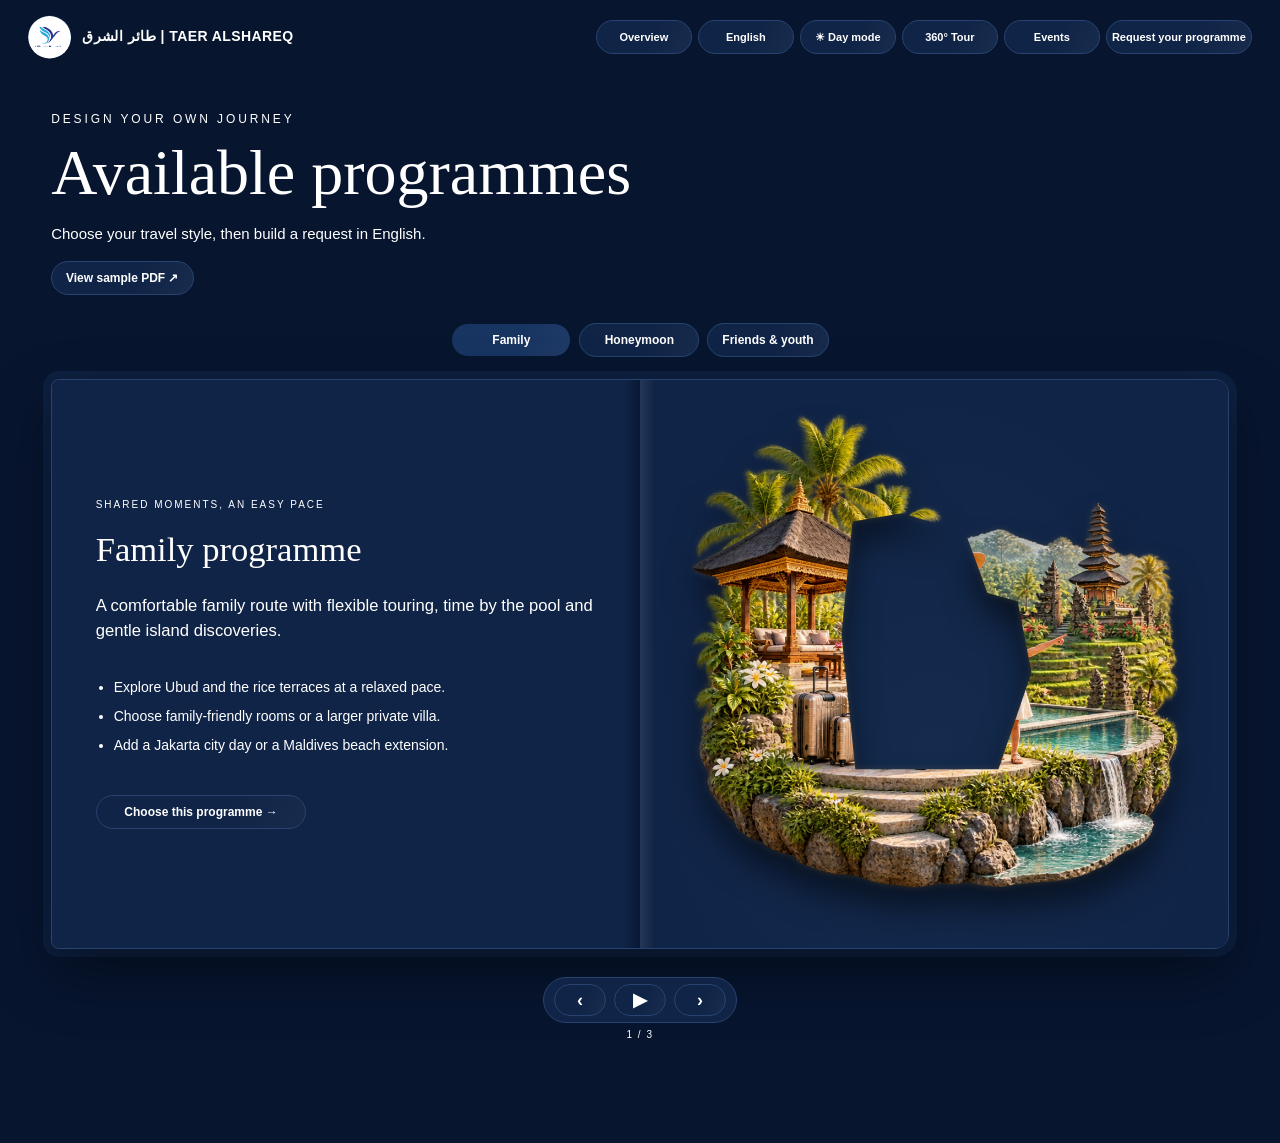
<file: programs.html>
<!doctype html><html lang="en"><head><meta charset="utf-8"><meta name="viewport" content="width=device-width,initial-scale=1"><link rel="stylesheet" href="style.css"><link rel="stylesheet" href="theme.css"><link rel="stylesheet" href="experience.css"><link rel="stylesheet" href="popup.css"><link rel="stylesheet" href="v4.css"><title>Available programmes | TAER ALSHAREQ</title><link rel="stylesheet" href="planner.css"><link rel="stylesheet" href="v5.css"><link rel="stylesheet" href="responsive.css"><link rel="stylesheet" href="motion.css"><link rel="stylesheet" href="v8.css"><link rel="stylesheet" href="v9.css"><link rel="stylesheet" href="all-motion.css"></head><body class="programmes-page"><header class="site-header"><a class="brand" href="index.html"><span class="brand-mark"><img src="assets/original-logo.png" alt="طائر الشرق"></span><span>طائر الشرق | TAER ALSHAREQ</span></a><nav class="site-nav" aria-label="Main navigation"><a class="pill programmes-link" href="escape.html">Request your programme</a><a class="pill overview-link" href="index.html" data-en="Overview" data-ar="الرئيسية">Overview</a><button class="pill" id="language" aria-label="Change language">العربية</button><button class="pill" id="mode" data-en="☀ Day mode" data-ar="☀ الوضع النهاري">☀ Day mode</button><a class="pill tour-link" href="bali.html#tour" data-en="360° Tour" data-ar="جولة 360°">360° Tour</a><a class="pill" href="events.html" data-en="Events" data-ar="الحفلات">Events</a></nav></header>
<main class="programme-main"><div class="planner-heading"><div class="eyebrow">DESIGN YOUR OWN JOURNEY</div><h1>Available programmes</h1><p>Choose your travel style, then build a request in English.</p><a class="pill" href="assets/TAER-Sample-Travel-Request.pdf" target="_blank">View sample PDF ↗</a></div>
<nav class="programme-tabs" aria-label="Programme options"><button class="pill" data-programme="0">Family</button><button class="pill" data-programme="1">Honeymoon</button><button class="pill" data-programme="2">Friends & youth</button></nav>
<section class="travel-book programme-book" id="programmeBook"><div class="book-page copy-page" id="programmeCopy"></div><div class="book-page photo-page" id="programmeArt"></div><div class="book-spine"></div></section><div class="reader-controls"><button class="pill" id="programmePrev" aria-label="Previous programme">‹</button><button class="pill" id="programmePlay" aria-label="Play programmes">▶</button><span id="programmeCount">1 / 3</span><button class="pill" id="programmeNext" aria-label="Next programme">›</button></div>
<section class="request-builder" id="requestBuilder" hidden><div class="eyebrow">YOUR JOURNEY, YOUR WAY</div><h2>Build your travel request</h2><p id="selectedProgramme"></p><div class="wizard-progress" aria-label="Request progress" id="wizardProgress"></div><div class="wizard-error" id="wizardError" role="alert" hidden></div>
<form id="requestForm" novalidate>
<section class="wizard-panel" data-step="0"><h3>1. Where are you travelling from?</h3><div class="choice-row"><label class="choice"><input type="radio" name="departure" value="Basra">Basra</label><label class="choice"><input type="radio" name="departure" value="Baghdad">Baghdad</label></div></section>
<section class="wizard-panel" data-step="1" hidden><h3>2. How many people are travelling?</h3><div class="choice-row"><label class="choice"><input type="radio" name="party" value="1">1 person</label><label class="choice"><input type="radio" name="party" value="2">2 people</label><label class="choice"><input type="radio" name="party" value="group">Group of 3 or more</label></div><label class="field" id="groupField" hidden>Number of travellers<input type="number" id="groupCount" min="3" max="100" step="1" value="3"></label></section>
<section class="wizard-panel" data-step="2" hidden><h3>3. Choose your route, areas and stay</h3><div class="choice-row"><label class="choice"><input type="radio" name="route" value="indonesia">Indonesia: Bali & Jakarta</label><label class="choice"><input type="radio" name="route" value="maldives">Bali & Maldives</label></div><div id="areaChoices" class="area-choices"></div><div class="stay-warning" id="stayWarning" role="alert" hidden><b>Attention: this honeymoon stay is not suitable for families.</b><p>Please choose a family-friendly stay for a group of more than two.</p><button type="button" class="pill" id="repeatWarning">Hear warning</button></div><div id="staySelectors" class="stay-selectors"></div><p class="field-note">Room categories are planning choices. Availability and occupancy will be confirmed with your quotation.</p></section>
<section class="wizard-panel" data-step="3" hidden><h3>4. Choose your travel dates</h3><div class="date-fields"><label class="field">Outbound date<input type="date" id="outbound" required></label><label class="field">Return date<input type="date" id="returnDate" required><small>Minimum programme duration: 5 days.</small></label></div></section>
<section class="wizard-panel" data-step="4" hidden><h3>5. What is your budget per person?</h3><label class="field">Budget in USD per person<input type="number" id="budget" min="1500" step="1" placeholder="Minimum USD 1,500" inputmode="decimal"></label><p class="field-note">Your budget helps us tailor the quotation; it is not a confirmed package price.</p></section>
<section class="wizard-panel" data-step="5" hidden><h3>6. Choose your adventures</h3><p>Choose experiences in your selected areas.</p><div class="adventure-grid" id="adventureChoices"></div><label class="choice relax-choice"><input type="checkbox" id="relaxOnly">Relaxation only — no adventures</label></section>
<section class="wizard-panel" data-step="6" hidden><h3>Review your request</h3><div id="requestSummary" class="request-summary"></div><div class="review-actions"><button type="button" class="pill" id="savePDF">Save as PDF</button><a class="pill" id="sendWhatsApp" target="_blank" rel="noopener">Send request via WhatsApp ↗</a></div><p class="field-note">WhatsApp opens with your details filled in. Press Send there to deliver the request to +964 780 115 1950.</p><p id="exportStatus" role="status"></p></section>
<div class="wizard-nav"><button type="button" class="pill" id="wizardBack">← Back</button><button type="button" class="pill" id="wizardNext">Continue →</button></div>
</form></section></main>
<script src="regions-data.js"></script><script src="journey-data.js"></script><script src="collections-data.js"></script><script src="stay-pages.js"></script><script src="programs-data.js"></script><script src="assets/vendor/jspdf.umd.min.js"></script><script src="assets/vendor/qrcode.js"></script><script src="pdf-assets.js"></script><script src="request-pdf.js"></script><script src="request-rules.js"></script><script src="programs.js"></script><script src="site-controls.js"></script><script src="effects-audio.js"></script><script src="build-scenes.js"></script><script src="motion.js"></script></body></html>
</file>
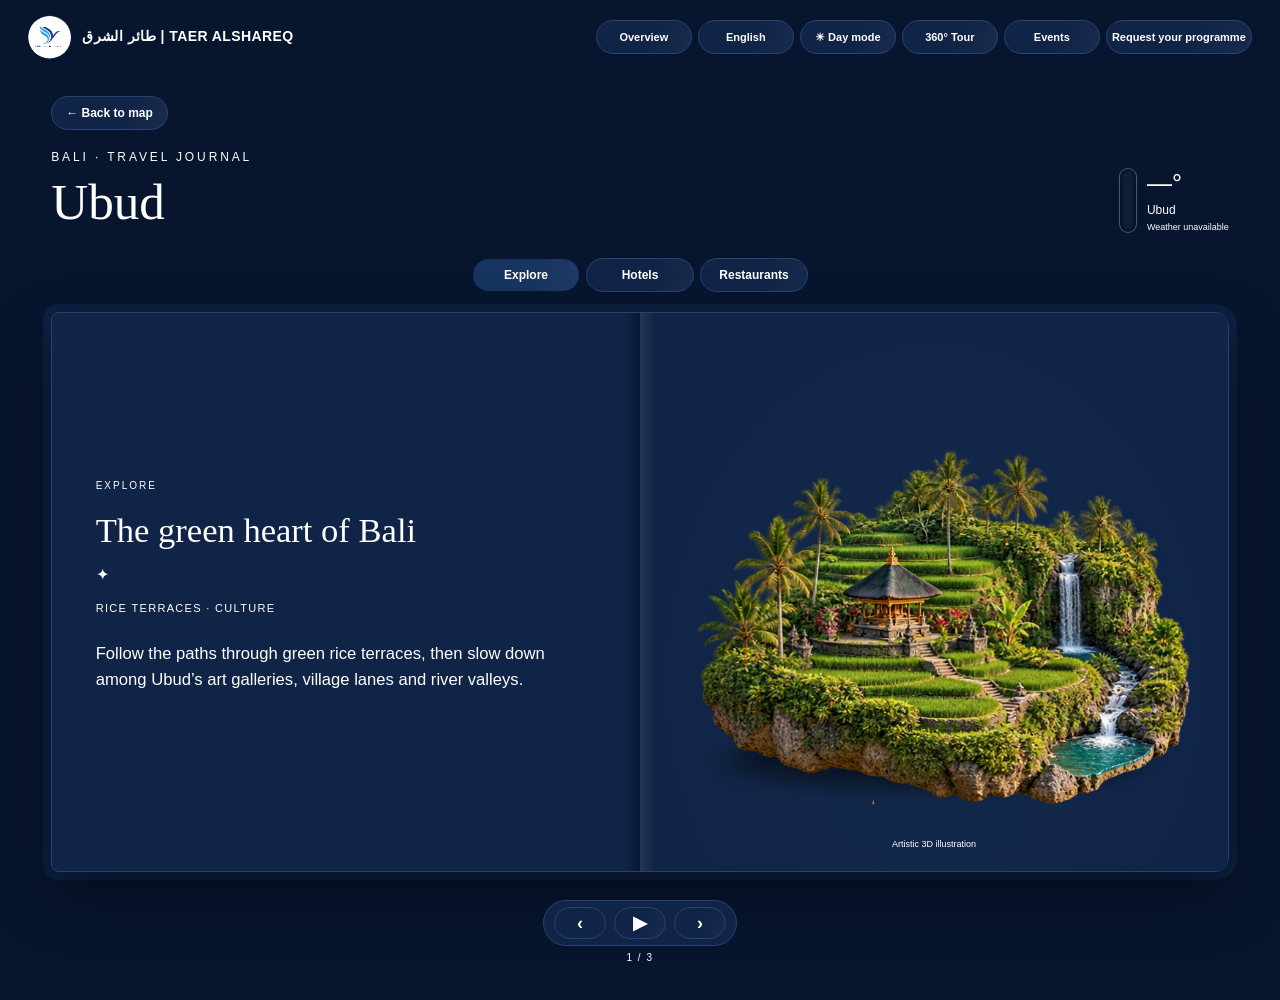
<file: region.html>
<!doctype html><html lang="en"><head><meta charset="utf-8"><meta name="viewport" content="width=device-width,initial-scale=1"><link rel="stylesheet" href="style.css"><link rel="stylesheet" href="theme.css"><link rel="stylesheet" href="experience.css"><link rel="stylesheet" href="popup.css"><link rel="stylesheet" href="v4.css"><title>Travel Journal | TAER ALSHAREQ</title><link rel="stylesheet" href="v5.css"><link rel="stylesheet" href="responsive.css"><link rel="stylesheet" href="motion.css"><link rel="stylesheet" href="v8.css"><link rel="stylesheet" href="v9.css"><link rel="stylesheet" href="all-motion.css"></head><body class="regional-book"><header class="site-header"><a class="brand" href="index.html"><span class="brand-mark"><img src="assets/original-logo.png" alt="طائر الشرق"></span><span>طائر الشرق | TAER ALSHAREQ</span></a><nav class="site-nav" aria-label="Main navigation"><a class="pill programmes-link" href="escape.html">Request your programme</a><a class="pill overview-link" href="index.html" data-en="Overview" data-ar="الرئيسية">Overview</a><button class="pill" id="language" aria-label="Change language">العربية</button><button class="pill" id="mode" data-en="☀ Day mode" data-ar="☀ الوضع النهاري">☀ Day mode</button><a class="pill tour-link" href="bali.html#tour" data-en="360° Tour" data-ar="جولة 360°">360° Tour</a><a class="pill" href="events.html" data-en="Events" data-ar="الحفلات">Events</a></nav></header><div class="back-row"><a class="pill context-back" href="bali.html">← Back to map</a></div><main class="region-main"><div class="region-top"><div><div class="eyebrow" id="region-kicker">Bali · Travel journal</div><h1 id="region-title"></h1></div><div id="weather" class="weather" aria-live="polite"></div></div><nav class="book-tabs" aria-label="Journal chapters"><button class="pill active" data-section="explore" data-en="Explore" data-ar="استكشاف">Explore</button><button class="pill" data-section="hotels" data-en="Hotels" data-ar="الفنادق">Hotels</button><button class="pill" data-section="restaurants" data-en="Restaurants" data-ar="المطاعم">Restaurants</button></nav><section class="travel-book" id="travelBook" aria-label="Travel journal"><div class="book-page copy-page" id="bookCopy"></div><div class="book-page photo-page" id="bookPhoto"></div><div class="book-spine"></div></section><div class="reader-controls"><button class="pill round" id="bookPrev" aria-label="Previous page">‹</button><button class="pill" id="bookPlay" aria-label="Play journal">▶</button><span id="pageCount" aria-live="polite"></span><button class="pill round" id="bookNext" aria-label="Next page">›</button></div></main><script src="regions-data.js"></script><script src="journey-data.js"></script><script src="collections-data.js"></script><script src="stay-pages.js"></script><script src="regional-book.js"></script><script src="site-controls.js"></script><script src="effects-audio.js"></script><script src="build-scenes.js"></script><script src="motion.js"></script></body></html>
</file>
<file: style.css>
:root{--bg:#061b20;--panel:#0e3035;--gold:#e3c47e;--cream:#f8f4ea;--muted:#bfd0cf;--line:#315057}*{box-sizing:border-box}html{scroll-behavior:smooth}body{margin:0;background:var(--bg);color:var(--cream);font-family:Arial,Helvetica,sans-serif}header{height:78px;display:flex;align-items:center;justify-content:space-between;padding:0 4.5vw;border-bottom:1px solid #274047;background:#061a1e;position:sticky;top:0;z-index:20}.brand{font-weight:800;letter-spacing:.08em}.brand small{display:block;color:var(--muted);font-size:10px;margin-top:5px}.nav{display:flex;gap:10px;flex-wrap:wrap}.nav a,.btn{color:var(--cream);text-decoration:none;border:1px solid var(--line);border-radius:999px;padding:11px 18px}.nav a.active,.btn.gold{border-color:var(--gold);color:var(--gold)}.hero{min-height:650px;position:relative;display:flex;align-items:center;overflow:hidden}.hero video{position:absolute;inset:0;width:100%;height:100%;object-fit:cover}.shade{position:absolute;inset:0;background:linear-gradient(90deg,rgba(2,16,23,.86),rgba(2,16,23,.35),rgba(2,16,23,.12)),linear-gradient(0deg,rgba(2,16,23,.5),transparent)}.hero-copy{position:relative;z-index:2;width:min(760px,88vw);margin-left:4.5vw}.eyebrow{color:var(--gold);text-transform:uppercase;letter-spacing:.24em;font-size:12px}.hero h1{font-size:clamp(54px,7vw,108px);line-height:.92;margin:30px 0 24px}.accent{position:relative;display:inline-block}.accent:after{content:"";position:absolute;left:-1%;right:-1%;bottom:-.08em;height:5px;border-radius:99px;background:linear-gradient(90deg,transparent,#f6dc98,#d4a846,transparent);box-shadow:0 0 12px #f6dc98,0 0 30px rgba(218,174,78,.75)}.hero p{font-size:20px;line-height:1.65;color:#e2e9e7}.actions{display:flex;gap:14px;margin-top:28px}.btn{display:inline-block}.btn.primary{background:var(--gold);color:#082329;border-color:var(--gold);font-weight:800}.section{padding:70px 4.5vw}.section h2{font-size:clamp(38px,5vw,64px);margin:12px 0 30px}.cards{display:grid;grid-template-columns:1fr 1fr;gap:20px}.card{background:var(--panel);border:1px solid var(--line);border-radius:18px;overflow:hidden}.card img{width:100%;height:300px;object-fit:cover}.card-body{padding:22px}.card h3{font-size:25px;margin:0 0 12px}.card p{color:var(--muted);line-height:1.7}.globe-layout{display:grid;grid-template-columns:1.1fr .9fr;gap:40px;align-items:center}.globe{width:min(520px,75vw);aspect-ratio:1;border-radius:50%;margin:auto;background:radial-gradient(circle at 35% 30%,#2da4bc 0 4%,#12647a 18%,#0b4058 42%,#062739 67%,#03141e 100%);box-shadow:0 0 40px #2aaac455, inset -45px -30px 70px #00121c;position:relative;overflow:hidden}.globe:before{content:"";position:absolute;inset:10%;border:1px solid #80d7df44;border-radius:50%;box-shadow:0 0 0 40px #80d7df0b,0 0 0 80px #80d7df08}.islands{position:absolute;left:27%;top:44%;width:55%;height:18%;transform:rotate(8deg);filter:drop-shadow(0 0 7px #f0cb72)}.islands span{position:absolute;background:#e0bb58;border-radius:50% 45% 55% 40%}.islands span:nth-child(1){width:90px;height:23px;left:0;top:20px}.islands span:nth-child(2){width:55px;height:18px;left:92px;top:36px}.islands span:nth-child(3){width:82px;height:19px;left:148px;top:24px}.islands span:nth-child(4){width:65px;height:38px;left:220px;top:4px}.city-list a{display:flex;justify-content:space-between;padding:18px 4px;border-bottom:1px solid var(--line);color:var(--cream);text-decoration:none;font-size:22px}.city-list a:hover{color:var(--gold)}.map-wrap{background:#103e4b;border:1px solid var(--line);border-radius:20px;overflow:hidden}.map-wrap img{display:block;width:100%;height:auto}.jakarta-map{height:600px;position:relative;background:linear-gradient(#174e61,#0c3544);overflow:hidden}.jakarta-map:before{content:"";position:absolute;inset:0;background:repeating-radial-gradient(ellipse at 55% 50%,transparent 0 65px,#7bc2cc22 66px 68px)}.district{position:absolute;padding:18px 28px;background:#57977f;border:3px solid #9bcab2;clip-path:polygon(8% 20%,35% 0,80% 10%,100% 48%,72% 100%,20% 84%,0 55%);min-width:180px;text-align:center;font-weight:800}.district:after{content:"";display:block;width:15px;height:15px;background:#f4bd61;border:4px solid #153c43;border-radius:50%;margin:10px auto 0}.d1{left:10%;top:38%}.d2{left:38%;top:22%}.d3{left:63%;top:48%}.d4{left:42%;top:65%}.route{position:absolute;border-top:5px dashed #ffd071;transform-origin:left center}.r1{left:24%;top:48%;width:260px;transform:rotate(-19deg)}.r2{left:52%;top:38%;width:270px;transform:rotate(23deg)}.r3{left:52%;top:39%;width:200px;transform:rotate(83deg);border-color:#70d8e8}.back{margin-bottom:25px}@media(max-width:850px){.nav{display:none}.cards,.globe-layout{grid-template-columns:1fr}.hero{min-height:560px}.hero h1{font-size:58px}.card img{height:220px}.jakarta-map{height:480px}.district{min-width:130px;padding:12px;font-size:13px}}

/* Equal destination imagery + soft destination tint */
.cards{align-items:stretch}
.card{display:flex;flex-direction:column}
.card img{display:block;width:100%;height:360px;object-fit:cover;object-position:center}
.indonesia-card img{filter:sepia(.10) saturate(.92) brightness(1.06) contrast(.98)}
.maldives-card img{filter:sepia(.08) saturate(1.03) brightness(1.04) contrast(.98)}
.card-body{display:flex;flex-direction:column;flex:1}
.card-body .btn{margin-top:auto;align-self:flex-start}
@media(max-width:850px){.card img{height:260px}}

/* Compact header + landscape destination images (reference match) */
header{height:64px;padding:0 2.2vw;gap:18px}
.brand{font-size:13px;white-space:nowrap;line-height:1.05}
.brand small{font-size:7px;margin-top:3px;letter-spacing:.10em}
.nav{gap:5px;flex-wrap:nowrap;align-items:center;justify-content:flex-end;min-width:0}
.nav a{font-size:10px;line-height:1;padding:8px 12px;white-space:nowrap}
.section{padding-top:48px}
.card img{height:255px;aspect-ratio:auto;object-fit:cover;object-position:center}
.indonesia-card img{object-position:center 43%}
.maldives-card img{object-position:center 45%}
@media(max-width:1100px){header{padding:0 1.5vw}.brand{font-size:11px}.nav{gap:3px}.nav a{font-size:8px;padding:7px 9px}}
@media(max-width:850px){header{height:auto;min-height:64px;padding:10px 4vw}.nav{display:flex;overflow-x:auto;justify-content:flex-start}.nav a{font-size:9px}.brand{display:none}.card img{height:220px}}
/* Final destination-card image match */
.card img{width:100%;height:300px;object-fit:cover;object-position:center;border:0}
.indonesia-card img{object-position:center 40%;filter:sepia(.28) saturate(1.12) brightness(1.08) contrast(.96) hue-rotate(-7deg)}
.maldives-card img{object-position:center 45%;filter:sepia(.14) saturate(1.05) brightness(1.06) contrast(.98)}
@media(max-width:850px){.card img{height:220px}}
/* Approved golden destination images */
.indonesia-card img,.maldives-card img{filter:none!important;height:300px!important;object-fit:cover!important;object-position:center!important}
@media(max-width:850px){.indonesia-card img,.maldives-card img{height:220px!important}}

.sound-control{position:fixed;right:22px;bottom:22px;z-index:9999;padding:11px 16px;border:1px solid rgba(226,190,108,.55);border-radius:999px;background:rgba(6,35,40,.88);backdrop-filter:blur(10px);color:#f5ead1;font-size:13px;font-weight:700;cursor:pointer;box-shadow:0 8px 28px rgba(0,0,0,.28);user-select:none}.sound-control:hover,.sound-control.playing{background:#d9b76e;color:#062328}.sound-control:focus-visible{outline:2px solid #f0cf84;outline-offset:3px}@media(max-width:700px){.sound-control{right:12px;bottom:12px;font-size:12px;padding:9px 12px}}
</file>
<file: intro.css>
/* Welcome screen: silver stars drawing the logo and the Bali gate, then "Begin your story" */
html.intro-on body { overflow: hidden; }
.intro {
  position: fixed; inset: 0; z-index: 9999;
  background: radial-gradient(120% 90% at 50% 35%, #111b3d 0%, #070b1c 55%, #03050d 100%);
  transition: opacity 1.1s ease .45s;
}
.intro.leaving { opacity: 0; pointer-events: none; }
.intro canvas { position: absolute; inset: 0; width: 100%; height: 100%; display: block; }
.intro-ui { position: absolute; left: 16px; right: 16px; bottom: max(7vh, 36px); display: flex; justify-content: center; }
.intro-btn {
  font-family: "Cinzel", "Trajan Pro", "Times New Roman", serif; font-weight: 600; font-size: clamp(15px, 1.35vw, 19px);
  letter-spacing: .14em; text-transform: uppercase; color: #fff;
  min-height: 56px; padding: 0 2.3em; border-radius: 999px; cursor: pointer;
  border: 1px solid rgba(214, 222, 235, .35);
  background: linear-gradient(135deg, #1e3170 0%, #0f1a46 58%, #24397c 100%);
  box-shadow: 0 12px 34px rgba(6, 14, 48, .7), inset 0 1px 0 rgba(255, 255, 255, .14);
  opacity: 0; transform: translateY(10px);
  animation: intro-btn-in 1s ease 2.4s forwards;
  transition: transform .25s ease, box-shadow .3s ease, border-color .3s ease, background .45s ease, color .45s ease;
}
.intro-btn:hover { border-color: rgba(226, 232, 242, .75); box-shadow: 0 14px 38px rgba(6, 14, 48, .75), 0 0 26px rgba(200, 212, 232, .28), inset 0 1px 0 rgba(255, 255, 255, .2); }
.intro-btn:focus-visible { outline: 2px solid #dfe5ee; outline-offset: 4px; }
.intro-btn:active, .intro-btn.pressed {
  background: linear-gradient(135deg, #f6f8fb 0%, #c4cbd6 52%, #e9edf2 100%);
  color: #0f1a46; border-color: #fff;
  box-shadow: 0 0 44px rgba(226, 232, 242, .7), inset 0 1px 0 #fff;
}
@keyframes intro-btn-in { to { opacity: 1; transform: translateY(0); } }
@media (prefers-reduced-motion: reduce) {
  .intro-btn { animation-duration: .01s; animation-delay: 0s; }
}
</file>
<file: theme.css>
:root{--bg:#07152f;--bg-2:#0c2044;--ink:#fff;--muted:#fff;--gold:#fff;--gold-hi:#fff;--gold-lo:#fff;--line:#233e6b;--glass:#0c2044;--paper:#0c2044;--paper-2:#10294e;--paper-ink:#fff;--paper-mute:#fff;--cream:#fff;--panel:#0c2044;--foil:linear-gradient(#fff,#fff)}
html,body,body.jx{background:#07152f!important;color:#fff!important}
body *{color:#fff!important}
header,.jx-header{background:#07152f!important;border-color:#182e55!important}
.foil{background:none!important;-webkit-text-fill-color:#fff!important}
a.btn,button,.btn-x,.nav a,.chapters,.sound-control{background:#0c2044!important;color:#fff!important;border:1px solid #233e6b!important;box-shadow:none!important}
a.btn,button,.btn-x,.nav a,.sound-control{font-size:12px!important;padding:8px 13px!important;min-height:32px}
button:hover,a.btn:hover,.nav a:hover,button:active,.nav a.active,[aria-selected=true],.sound-control.playing{background:#152e59!important;border-color:#07152f!important;color:#fff!important;box-shadow:0 0 0 2px #07152f!important}
:focus-visible{outline:2px solid white!important;outline-offset:3px}
.pin{background:none!important;border:0!important;padding:0!important;min-height:0!important;box-shadow:none!important}
.pin-label{background:#0c2044!important;border:1px solid #233e6b!important;padding:7px 10px!important;min-width:0!important;border-radius:10px!important}
.pin-label b{font-size:16px!important}.pin-label i,.pin-label small{display:none!important}
.pin-dot{background:#fff!important;border-color:white!important;box-shadow:0 0 14px #ffffffaa!important}
.pin-maafushi .pin-label{transform:translate(12px,-50px)}
.pin-conrad .pin-label{transform:translate(-10px,14px)}
.warp{background:#fff!important}.globe-hint{bottom:70px!important}
.destination-shortcuts{position:fixed;z-index:40;bottom:20px;left:50%;transform:translateX(-50%);display:flex;gap:7px;white-space:nowrap}
.destination-shortcuts a{text-decoration:none}
.book .nav{display:none!important}.chapters{top:20px!important}.book .brand{max-width:34vw;font-size:14px}
.ctrl{padding:4px!important;background:#0c2044!important;border:1px solid #233e6b!important}.ctrl button{width:32px!important;height:32px!important;padding:7px!important}
.progress i{background:#fff!important}.accent:after{background:#fff!important;box-shadow:0 0 14px #ffffff66!important}
.leather,.base,.page,.page-back,.cover,.finale-card{background-color:#0c2044!important}
@media(max-width:700px){.jx-header{padding:10px 14px}.jx-header .brand{font-size:12px}.destination-shortcuts{bottom:60px;gap:4px}.destination-shortcuts a{padding:7px 9px!important}.book .brand{display:none}.chapters{top:12px!important}.hero h1{font-size:48px}.actions{flex-wrap:wrap}}

.spread .pg,.cover,.leather{background:#0c2044!important;box-shadow:inset 0 0 0 1px #233e6b,0 15px 50px #020813!important}.base:after{background:#233e6b!important}.pg-in h2{background:none!important;-webkit-text-fill-color:white!important}.pg-in .list button{background:none!important;border:0!important}.cover .glint{background:linear-gradient(105deg,transparent 40%,#ffffff33 50%,transparent 60%)!important}
.chapters{z-index:45!important}.pg-in button{font-size:inherit!important;padding:.38em 0!important;min-height:0!important;background:none!important;border:0!important}
@media(max-width:700px){.pg-in p{font-size:.72em;line-height:1.4}.book .chapters{top:20px!important}}
.fallback-globe{display:flex;align-items:center;justify-content:center;padding:80px 24px 100px}.sphere-wrap{position:relative;width:min(72vh,80vw);aspect-ratio:1}.sphere-wrap canvas{width:100%;height:100%;border-radius:50%;filter:drop-shadow(0 0 20px #ffffff55);cursor:grab;touch-action:none}.fallback-pin{position:absolute;z-index:2;background:#0c2044;border:1px solid #233e6b;border-radius:9px;padding:7px 10px;text-decoration:none;white-space:nowrap;font:14px Arial}.fallback-pin:before{content:'';position:absolute;left:-6px;top:50%;width:7px;height:7px;border-radius:50%;background:white;box-shadow:0 0 12px white}.fallback-pin.maafushi{transform:translate(8px,-40px)}.fallback-pin.conrad{transform:translate(-85px,8px)}.fallback-pin.bali{transform:translate(10px,12px)}.fallback-pin.jakarta{transform:translate(-65px,-30px)}.fallback-pin[hidden]{display:none}
.fallback-pin{width:0;height:0;padding:0;border:0;background:none;transform:none!important}.fallback-pin:before{left:-3px;top:-3px}.fallback-pin span{position:absolute;display:block;background:#0c2044;border:1px solid #233e6b;border-radius:9px;padding:7px 10px;left:10px;top:-16px}.fallback-pin.maafushi span{top:-44px}.fallback-pin.conrad span{left:-90px;top:10px}.fallback-pin.jakarta span{left:-72px;top:-44px}.fallback-pin.bali span{left:10px;top:7px}
</file>
<file: experience.css>
/* One shared curved control system, matching the original destination cards. */
:root{--surface:#102447;--navy:#07152f;--edge:#28436f}
body{min-height:100vh;font-family:Arial,Helvetica,sans-serif}.site-header{height:68px!important;min-height:68px!important;padding:0 2.2vw!important;position:sticky!important;top:0;z-index:80!important;display:flex;align-items:center;justify-content:space-between;gap:20px;background:#07152f!important;border:0!important}.site-header .brand{display:flex!important;align-items:center;gap:8px;color:white;text-decoration:none;font:800 13px/1.1 Arial!important;white-space:nowrap;letter-spacing:.03em}.brand small{font:700 7px Arial!important;letter-spacing:.12em;margin-top:3px}.brand-mark{width:31px;height:30px;overflow:hidden;background:white;border-radius:6px;display:block}.brand-mark img{width:31px;height:30px;object-fit:cover;object-position:center 30%}.site-nav{display:flex;align-items:center;justify-content:flex-end;gap:6px;flex-wrap:wrap}
.pill,button,a.btn,a.btn-x,.nav a,.sound-control,.intro-btn{height:34px!important;min-height:34px!important;min-width:78px;padding:0 14px!important;border-radius:999px!important;border:1px solid var(--edge)!important;background:#102447!important;display:inline-flex!important;align-items:center;justify-content:center;font:600 12px/1 Arial!important;color:#fff!important;text-decoration:none!important;cursor:pointer;box-sizing:border-box;white-space:nowrap;box-shadow:none!important;letter-spacing:0!important}
.pill:hover,.pill.active,.pill:active,a.btn:hover,button:hover,button:active{background:#183461!important;border-color:#07152f!important;box-shadow:0 0 0 2px #07152f!important;color:white!important}.pill:focus-visible{outline:2px solid white!important;outline-offset:3px}.round{width:36px!important;min-width:36px!important;height:36px!important;font-size:24px!important;padding:0!important}.pill:disabled{opacity:.35;cursor:default}.sound-control{right:20px;bottom:18px}.site-header .site-nav a,.site-header .site-nav button{min-width:82px!important}.hero{min-height:550px}.hero-copy{width:min(850px,90vw)}.hero h1{font:700 clamp(44px,6vw,82px)/.94 Arial!important;letter-spacing:-.045em}.hero p{font-size:19px;line-height:1.6}.hero .actions{display:none}.cards{gap:20px;max-width:1300px}.card{border-radius:18px!important;background:#102447!important;border:1px solid #28436f!important}.card img{height:300px!important;object-fit:cover!important;object-position:center!important}.card-body{padding:22px!important}.card h3{font-size:25px}.card p{font-size:16px;line-height:1.7}.card .btn{margin-top:12px;align-self:flex-start}.section h2{font:700 clamp(28px,4vw,48px)/1.15 Arial}.section .eyebrow{letter-spacing:.22em}.events-section{scroll-margin-top:90px}.event-grid{display:grid;grid-template-columns:repeat(auto-fit,minmax(235px,1fr));gap:18px}.event-grid article{padding:26px;border:1px solid var(--edge);border-radius:18px;background:var(--surface)}.event-grid h3{font-size:23px;margin:0 0 14px}.event-grid p{line-height:1.75;font-size:15px;max-width:45em}.event-grid .pill{margin-top:10px}.book .chapters,.chapters[hidden],.destination-back,.destination-shortcuts,.finale{display:none!important}.book .site-header .brand{max-width:none!important}.book .site-header .site-nav{display:flex!important}.jx .site-header{position:fixed!important;inset:0 0 auto}.jx .site-header .brand{font-size:12px!important}.pin{min-width:0!important;display:block!important;height:auto!important;background:none!important;border:0!important}.pin-label{border-radius:999px!important}.fallback-pin{min-width:0!important}.fallback-pin span{border-radius:999px!important}
.bali-page{overflow:auto!important}.bali-page main{max-width:1500px;margin:auto}.bali-intro{display:flex;justify-content:space-between;align-items:center;gap:30px;padding:48px 4.5vw 28px}.bali-intro h1{font:500 clamp(48px,6vw,84px)/1.05 Georgia;margin:14px 0}.bali-intro p{max-width:620px;font-size:16px;line-height:1.75}.bali-map{position:relative;margin:0 4.5vw;border-radius:24px;overflow:hidden;border:1px solid var(--edge)}.bali-map svg{display:block;width:100%;height:auto}.map-pin{position:absolute;width:10px;height:10px;border-radius:50%;background:white;box-shadow:0 0 0 6px #ffffff15,0 0 22px #ffffff99;z-index:3}.map-pin span{display:block;position:absolute;left:13px;top:-12px;border:1px solid var(--edge);border-radius:999px;padding:8px 12px;background:#102447;white-space:nowrap;font-size:13px;font-weight:bold}.map-pin:hover span{background:#1e3b68;border-color:white}.map-pin:focus-visible{outline:2px solid white;outline-offset:8px}.ubud{left:47%;top:50%}.seminyak{left:42.7%;top:68%}.uluwatu{left:44.8%;top:81%}.penida{left:76%;top:73%}.lembongan{left:66%;top:62%}.ceningan{left:68.7%;top:66.5%}.lembongan span{top:-38px;left:0}.ceningan span{top:8px;left:7px}.uluwatu span{top:10px;left:-60px}.seminyak span{left:-100px}.nearby{padding-top:55px}.tour-section{scroll-margin-top:85px;border-top:1px solid var(--edge);margin-top:20px;padding-bottom:70px}.video-frame{position:relative;aspect-ratio:16/9;max-width:1200px;margin-top:25px;border:1px solid var(--edge);border-radius:18px;overflow:hidden;background:#0c2044}.video-frame iframe{position:absolute;inset:0;width:100%;height:100%;border:0}.credit{font-size:12px;line-height:1.6;opacity:.8}.tour-section>p{line-height:1.6}
.weather{display:flex;align-items:center;gap:10px;min-width:100px;font-family:Arial!important}.thermometer{height:90px;width:18px;border:1px solid #ffffff40;border-radius:20px;background:#ffffff0a;overflow:hidden;position:relative;box-shadow:inset 0 0 0 3px #07152f}.thermometer i{position:absolute;left:3px;right:3px;bottom:3px;border-radius:15px;background:linear-gradient(#5db6f2,#397ac5);height:0;transition:height 1s}.weather-temp{font:500 25px/1.2 Arial!important;display:block}.weather span{display:block;font-size:12px;margin:5px 0}.weather small{font-size:9px;opacity:.7;display:block}.weather-fixed{position:fixed;right:24px;top:90px;z-index:50;background:#07152fcc;padding:12px;border-radius:16px}.weather-fixed .thermometer{height:70px}.regional-book{overflow:auto!important}.region-main{max-width:1400px;margin:auto;padding:28px 4vw 24px}.region-top{display:flex;justify-content:space-between;align-items:center;gap:15px}.region-top h1{font:500 clamp(35px,4vw,58px)/1.1 Georgia;margin:10px 0 20px}.region-top .weather .thermometer{height:65px}.book-tabs{display:flex;justify-content:center;gap:6px;margin:8px 0 20px}.book-tabs .pill{min-width:108px}.travel-book{position:relative;display:grid;grid-template-columns:1fr 1fr;min-height:470px;height:min(57vw,580px);border-radius:8px 14px 14px 8px;border:1px solid var(--edge);box-shadow:0 24px 60px #0006,0 0 0 8px #0d2040;perspective:1800px;transition:transform .32s,opacity .32s;transform-origin:center}.book-page{overflow:hidden;background:#102447}.copy-page{border-radius:8px 0 0 8px;padding:clamp(25px,4vw,60px);display:flex;flex-direction:column;justify-content:center}.copy-page h2{font:500 clamp(25px,3.1vw,48px)/1.08 Georgia;margin:20px 0 12px}.copy-page p{font-size:clamp(14px,1.3vw,18px);line-height:1.8;margin:12px 0}.copy-page .eyebrow{font-size:10px;letter-spacing:.2em}.copy-page .page-tag{font-size:11px;letter-spacing:.12em;text-transform:uppercase;opacity:.75}.copy-page .pill{align-self:flex-start;margin-top:20px}.book-ornament{font-size:16px;opacity:.85;margin:4px 0}.photo-page{position:relative;border-radius:0 12px 12px 0}.photo-page img{width:100%;height:100%;object-fit:cover;transition:transform 7s}.photo-page:hover img{transform:scale(1.03)}.photo-caption{position:absolute;bottom:25px;left:25px;background:#07152fcc;border:1px solid #ffffff33;border-radius:999px;padding:9px 17px;font:italic 18px Georgia}.book-spine{position:absolute;left:calc(50% - 15px);width:30px;top:0;bottom:0;pointer-events:none;background:linear-gradient(90deg,transparent,#020b2280 49%,#ffffff16 51%,transparent)}.travel-book.turning{transform:rotateY(-5deg);opacity:.3}.travel-book.closing{transform:perspective(1600px) rotateY(80deg) scale(.65);opacity:0;transition:.7s}.reader-controls{display:flex;justify-content:center;align-items:center;gap:20px;margin-top:25px}.reader-controls span{font-size:12px;letter-spacing:.15em;min-width:50px;text-align:center}.arabic .copy-page,.arabic .bali-intro,.arabic .event-grid article{direction:rtl;text-align:right}.arabic .copy-page h2{font-family:Arial}.day-mode{--surface:#15355c;background:#16365b!important}.day-mode .site-header{background:#15355c!important}.day-mode .bali-map{filter:brightness(1.16)}.day-mode .book-page{background:#17385e}.day-mode .copy-page{background:#17385e}.day-mode .hero .shade{opacity:.7}
@media(max-width:900px){.site-header{height:auto!important;min-height:90px!important;flex-direction:column;align-items:flex-start;padding:12px 4vw!important;gap:12px}.site-nav{justify-content:flex-start;width:100%;gap:5px;flex-wrap:nowrap;overflow-x:auto;padding-bottom:3px}.site-header .site-nav a,.site-header .site-nav button{font-size:10px!important;min-width:75px!important;padding:0 10px!important;height:32px!important;min-height:32px!important}.jx .site-header{position:fixed!important}.bali-intro{padding-top:30px}.copy-page{padding:28px}.travel-book{height:480px;min-height:0}.jx .weather-fixed{top:120px;right:12px}.brand small{font-size:7px}.bali-map .map-pin span{font-size:10px;padding:6px 8px}.hero{min-height:480px}.card img{height:240px!important}.book .desk{top:32px}.bali-intro h1{font-size:56px}}
@media(max-width:600px){.cards{grid-template-columns:1fr}.site-header .brand{font-size:12px!important}.bali-intro{padding:28px 5vw 22px;align-items:flex-start}.bali-intro p{font-size:14px}.bali-intro h1{font-size:42px}.bali-map{margin:0 3vw;min-height:330px}.bali-map svg{width:150%;max-width:none;transform:translateX(-15%);height:330px}.bali-map .map-pin{width:6px;height:6px}.ubud{left:48%;top:50%}.seminyak{left:43%;top:68%}.uluwatu{left:44%;top:81%}.penida{left:84%;top:73%}.penida span{left:-38px;top:13px}.lembongan{left:70%;top:62%}.ceningan{left:74%;top:66.5%}.ceningan span{left:-5px;top:10px;font-size:8px!important}.lembongan span{left:-25px;font-size:8px!important}.weather{gap:6px;min-width:80px}.thermometer{height:66px;width:15px}.weather-temp{font-size:20px!important}.weather span{font-size:10px}.weather small{font-size:8px}.region-main{padding:24px 5vw}.region-top h1{font-size:36px}.region-top .weather{min-width:90px}.region-top .weather .thermometer{height:56px}.book-tabs{margin-top:15px}.book-tabs .pill{min-width:90px;font-size:11px!important}.travel-book{grid-template-columns:1fr;height:auto;min-height:0}.copy-page{min-height:320px;padding:30px 26px;border-radius:12px 12px 0 0}.copy-page h2{font-size:34px;margin:16px 0 10px}.copy-page p{font-size:15px;line-height:1.7}.photo-page{height:260px;border-radius:0 0 12px 12px}.book-spine{display:none}.reader-controls{margin-top:20px}.hero h1{font-size:52px!important}.hero p{font-size:17px}.section{padding:40px 5vw}.video-frame{border-radius:12px}.bali-intro .eyebrow{font-size:9px;letter-spacing:.12em}.globe-hint{bottom:32px!important;font-size:9px!important}.fallback-globe{padding-top:135px}.weather-fixed{transform:scale(.85);transform-origin:top right}}
@media(prefers-reduced-motion:reduce){*{scroll-behavior:auto!important}.travel-book,.travel-book.closing{transition:none}.photo-page img{transition:none}}
.sound-control{display:none!important}.site-header .site-nav button,.site-header .site-nav a{border-radius:999px!important}.pill.active{border-color:#07152f!important}
.site-nav{scrollbar-width:none}.site-nav::-webkit-scrollbar{display:none}
@media(max-width:600px){.site-header .site-nav{overflow:visible!important;gap:4px}.site-header .site-nav a,.site-header .site-nav button{min-width:0!important;flex:1!important;width:20%!important;padding:0 4px!important;font-size:9px!important;white-space:normal!important;text-align:center;line-height:1.2!important}.site-header{gap:10px!important;min-height:94px!important}}
.travel-book.turning{transform:none;opacity:1}.turn-leaf{position:absolute;top:0;left:50%;width:50%;height:100%;z-index:10;transform-origin:left center;transform-style:preserve-3d;animation:leafTurn .65s ease-in-out forwards;pointer-events:none;background:#102447;border-left:1px solid #ffffff22;backface-visibility:hidden}.turn-leaf img{width:100%;height:100%;object-fit:cover}.turn-leaf:after{content:'';position:absolute;inset:0;background:linear-gradient(90deg,#07152f88,transparent)}
@keyframes leafTurn{from{transform:perspective(1400px) rotateY(0)}to{transform:perspective(1400px) rotateY(-180deg)}}
@media(max-width:600px){.turn-leaf{display:none}.travel-book.turning .book-page{animation:mobileTurn .3s ease}}
@keyframes mobileTurn{from{opacity:.35;transform:translateX(8px)}to{opacity:1;transform:none}}
</file>
<file: popup.css>
/* Precise, shared controls and photo pop-up stages. */
.brand-mark{width:43px!important;height:43px!important;min-width:43px;border-radius:50%!important;background:#fff;box-shadow:0 0 0 2px #213e6a;overflow:hidden;display:flex!important;align-items:center;justify-content:center}.brand-mark img{width:39px!important;height:39px!important;object-fit:contain!important;object-position:center!important}.site-header .brand{font-size:14px!important;gap:11px}.site-header .brand small{display:none!important}.site-header{min-height:74px!important;height:74px!important}
.site-nav .pill,.site-header .site-nav a,.site-header .site-nav button{width:96px!important;min-width:96px!important;height:34px!important;min-height:34px!important;padding:0 10px!important;border-radius:999px!important;font-size:11px!important}
.site-nav .pill:hover,.site-nav .pill:focus-visible{background:#18345e!important}
.book-tabs[hidden],.book-tabs button[hidden]{display:none!important}.reader-controls{gap:10px;padding:6px 10px;border:1px solid #28436f;border-radius:999px;background:#102447;width:max-content;margin:28px auto}.reader-controls .pill{width:52px!important;min-width:52px!important;height:34px!important;min-height:34px!important;padding:0!important;font-size:18px!important}.reader-controls span{min-width:48px;font-size:10px}.ctrl{border:0!important;border-radius:999px!important;background:none!important;box-shadow:none!important;padding:0!important;gap:8px!important}.ctrl button{width:52px!important;min-width:52px!important;height:34px!important;min-height:34px!important;border-radius:999px!important;padding:8px!important}.dock{background:#102447!important;border:1px solid #28436f!important;border-radius:999px!important;padding:6px 10px!important}.progress{display:none!important}
.travel-book{overflow:visible;background:#102447}.photo-page{overflow:visible!important;background:radial-gradient(ellipse at 50% 65%,#1d4670,#102447 70%)!important}.popup-stage{width:100%;height:100%;min-height:350px;position:relative;perspective:1200px;transform-style:preserve-3d;transform:rotateX(var(--tilt-x,0deg)) rotateY(var(--tilt-y,0deg));transition:transform .35s ease}.ground-plane{position:absolute;left:9%;right:9%;bottom:9%;height:57%;transform:rotateX(64deg) translateZ(-20px);border:1px solid #ffffff44;border-radius:15px;overflow:hidden;box-shadow:0 20px 35px #0007;opacity:.7}.ground-plane img{width:100%;height:100%;object-fit:cover}.popup-shadow{position:absolute;left:15%;right:15%;bottom:12%;height:17%;border-radius:50%;background:#0008;filter:blur(17px);transform:rotateX(60deg)}.popup-photo{position:absolute;left:9%;right:9%;top:9%;bottom:22%;transform:translateZ(70px) rotateX(-7deg) rotateY(-9deg);border:5px solid #e2edf5;border-radius:12px;box-shadow:10px 17px 0 #07152f,13px 20px 0 #406080,0 32px 44px #0009;overflow:hidden;animation:popupRise 1.2s cubic-bezier(.2,.8,.2,1) both}.popup-photo img{width:100%;height:100%;object-fit:cover!important;transform:none!important}.architecture .popup-photo{left:7%;right:7%;top:12%;bottom:24%;transform:translateZ(95px) rotateX(-9deg) rotateY(-11deg);border-width:4px}.architecture .ground-plane{opacity:.85}.popup-caption{position:absolute;left:8%;right:8%;bottom:6%;text-align:center;font:500 clamp(16px,1.5vw,23px)/1.2 Georgia;text-shadow:0 2px 7px #000;transform:translateZ(90px);z-index:5;pointer-events:none}.scene-label{position:absolute;top:3%;left:10%;font-size:9px;letter-spacing:.2em;opacity:.7}.popup-stage.dish-stage{background:radial-gradient(ellipse at center,#1c4164,transparent 68%)}.dish-object{position:absolute;inset:4% 2% 12%;background-image:url('assets/collections/dishes.png');background-size:200% 200%;background-repeat:no-repeat;transform:translateZ(100px) rotateX(-10deg) rotateY(-7deg);filter:drop-shadow(10px 30px 14px #0008);animation:dishRise 1.1s ease both}.dish-0{background-position:0 0}.dish-1{background-position:100% 0}.dish-2{background-position:0 100%}.dish-3{background-position:100% 100%}.dish-stage .popup-caption{bottom:9%;font-size:27px}.visual-note{position:absolute;bottom:4%;width:100%;text-align:center;font-size:9px;opacity:.65}.dish-summary{padding-top:12px;border-top:1px solid #ffffff25;margin-top:10px}.dish-summary>b{font:italic 23px Georgia}.dish-summary p{font-size:12px!important;line-height:1.6!important}.copy-page h2{font-size:clamp(25px,2.9vw,44px)}.collection-book .region-top h1{font-size:clamp(28px,3.7vw,48px)}.collection-book .region-top .eyebrow{letter-spacing:.18em}.collection-book .travel-book{margin-top:20px}.collection-book .copy-page p{font-size:16px}.collection-book .region-main{padding-top:35px}.collection-book .region-top{margin-bottom:20px}
@keyframes popupRise{from{opacity:0;transform:translateZ(0) translateY(80px) rotateX(65deg)}to{opacity:1;transform:translateZ(85px) rotateX(-7deg) rotateY(-9deg)}}
@keyframes dishRise{from{opacity:0;transform:translateY(80px) rotateX(60deg)}to{opacity:1;transform:translateZ(100px) rotateX(-10deg) rotateY(-7deg)}}
.map-heading{display:flex;align-items:center;justify-content:space-between;padding:28px 4.5vw}.map-heading h1{font:500 46px Georgia;margin:0}.bali-map{overflow:visible;margin-bottom:20px}.bali-map svg{border-radius:24px}.map-pin{width:10px!important;height:10px!important;background:#fff!important;border:2px solid #fff!important;box-shadow:0 0 0 6px #ffffff20,0 0 20px #fff!important;z-index:20}.map-pin span{font-size:14px!important;padding:8px 14px!important;border:1px solid #ffffff66!important;z-index:21;background:#102447!important}.transport-routes path{stroke:#fff;stroke-width:2;stroke-dasharray:5 5;opacity:.8;animation:routeDash 2s linear infinite}.route-vehicle{filter:drop-shadow(0 2px 4px #000);pointer-events:none}.route-legend{display:flex;gap:22px;justify-content:center;flex-wrap:wrap;font-size:11px;opacity:.8;margin:15px 5vw 25px}.route-legend span:last-child{font-size:10px;opacity:.7}.tour-section{border:0}.bali-page .tour-section{padding-top:22px}.bali-page main{padding-bottom:5px}.video-frame{background:#06152b}.video-frame iframe{background:#06152b}
@keyframes routeDash{to{stroke-dashoffset:-20}}
/* Zero-size globe anchors keep a location dot on its coordinate, labels outside it. */
.pin-anchor .pin,.pin-anchor .pin:hover,.pin-anchor .pin:active,.pin-anchor .pin:focus{position:absolute!important;left:0!important;right:auto!important;top:0!important;display:block!important;width:0!important;height:0!important;min-width:0!important;min-height:0!important;padding:0!important;border:0!important;border-radius:0!important;background:transparent!important;box-shadow:none!important;transform:none!important;overflow:visible!important;outline:none!important}
.pin-dot{display:block!important;position:absolute!important;left:-4px!important;top:-4px!important;width:8px!important;height:8px!important;min-width:0!important;border:1px solid #fff!important;background:white!important;box-shadow:0 0 12px #ffffffaa!important}.pin-dot:after{inset:-6px!important;border:1px solid #ffffff88!important}.pin-label{display:block!important;position:absolute!important;left:12px!important;top:-17px!important;min-width:65px!important;padding:8px 12px!important;height:auto!important;background:#102447!important;border:1px solid #ffffff66!important;white-space:nowrap!important;line-height:1.1!important;border-radius:999px!important}.pin-label b{font:500 16px Georgia!important}.pin-conrad .pin-label{left:-92px!important;top:12px!important}.pin-maafushi .pin-label{left:8px!important;top:-48px!important}.pin-jakarta .pin-label{left:-90px!important;top:-35px!important}.pin-bali .pin-label{left:10px!important;top:12px!important}.pin:focus-visible .pin-label{outline:2px solid white!important;outline-offset:4px}.pin-label:before{content:'';position:absolute;height:1px;background:#ffffffbb;width:14px;left:-14px;top:50%}.pin-conrad .pin-label:before,.pin-jakarta .pin-label:before{left:auto;right:-14px}.fallback-pin span{border-color:#ffffff88!important;font-size:15px!important}.fallback-pin:before{box-shadow:0 0 0 3px #ffffff22,0 0 12px white!important}
@media(max-width:900px){.site-header{height:auto!important;min-height:105px!important}.site-header .site-nav a,.site-header .site-nav button{width:90px!important;min-width:90px!important}.popup-photo{top:15%;bottom:25%}.brand-mark{width:36px!important;height:36px!important;min-width:36px!important}.brand-mark img{width:33px!important;height:33px!important}}
@media(max-width:600px){.site-header{min-height:102px!important}.site-header .site-nav a,.site-header .site-nav button{width:20%!important;min-width:0!important;font-size:9px!important;padding:0 4px!important}.site-header .brand{font-size:13px!important}.map-heading{padding:24px 5vw}.map-heading h1{font-size:35px}.map-pin span{font-size:10px!important;padding:6px 8px!important}.map-pin{width:7px!important;height:7px!important}.photo-page{height:360px!important}.popup-stage{min-height:360px}.popup-photo{top:13%;bottom:25%;left:10%;right:10%}.architecture .popup-photo{top:15%;bottom:26%;left:9%;right:9%}.ground-plane{bottom:12%}.popup-caption{font-size:18px;bottom:7%}.dish-object{inset:2% 5% 17%}.dish-stage .popup-caption{font-size:24px}.copy-page h2{font-size:32px}.copy-page{padding:28px 25px}.dish-summary p{font-size:11px!important}.collection-book .region-top h1{font-size:29px}.reader-controls{margin-top:20px}.region-top{align-items:flex-start}.transport-routes path{stroke-width:2.5}.bali-map{overflow:hidden!important}.scene-label{top:5%}.route-legend{font-size:10px;gap:12px}}
@media(prefers-reduced-motion:reduce){.popup-photo,.dish-object,.transport-routes path{animation:none!important}.route-vehicle{display:none}.popup-stage{transition:none}}
.globe-routes{position:absolute;inset:0;width:100%;height:100%;pointer-events:none;overflow:visible;z-index:1}.globe-connection{fill:none;stroke:white;stroke-width:1.5;stroke-dasharray:5 5;opacity:.85;animation:routeDash 2s linear infinite}.globe-routes text{filter:drop-shadow(0 0 6px #08152f);font-family:Arial}.globe-plane{color:white;font:24px Arial;filter:drop-shadow(0 0 8px #07152f);pointer-events:none}.fallback-pin{z-index:5!important}
.globe-plane.hidden{opacity:0!important}.pin-anchor.hidden{pointer-events:none!important}.pin-label,.map-pin span{font-weight:600!important}
</file>
<file: v4.css>
/* Cut-out objects, consistent readers, programme planning. */
.cutout-scene{position:relative;min-height:350px;height:100%;perspective:1100px;transform:rotateX(var(--tilt-x,0deg)) rotateY(var(--tilt-y,0deg));transform-style:preserve-3d;transition:transform .4s;overflow:visible}.sprite-object{position:absolute;left:1%;right:1%;top:10%;bottom:10%;background-repeat:no-repeat;background-size:200% 200%;filter:drop-shadow(8px 24px 14px #0008);transform:translateZ(65px);animation:objectUnfold 1.2s cubic-bezier(.2,.7,.2,1) both}.atlas-landmarks{background-image:url('assets/popups/landmarks.png')}.atlas-stays{background-image:url('assets/popups/stays.png')}.cell-0{background-position:0 0}.cell-1{background-position:100% 0}.cell-2{background-position:0 100%}.cell-3{background-position:100% 100%}.landmark-object{position:absolute!important;inset:7% 3% 10%!important;width:94%!important;height:83%!important;object-fit:contain!important;filter:drop-shadow(8px 24px 14px #0008);transform:translateZ(70px)!important;animation:objectUnfold 1.1s ease both}.art-note{position:absolute;bottom:4%;left:0;width:100%;text-align:center;font-size:9px;opacity:.6}.photo-page{border-radius:0 12px 12px 0!important;background:radial-gradient(ellipse at 50% 65%,#142b4d,#102447 70%)!important}.room-types{margin-top:12px;padding-top:12px;border-top:1px solid #ffffff25}.room-types h3{font:500 20px Georgia;margin:0 0 10px}.room-types ul{padding-left:17px;margin:0;line-height:1.6;font-size:13px}.copy-page p{line-height:1.55!important}.copy-page .pill{margin-top:12px}.copy-page h2{font-size:clamp(24px,2.7vw,39px)}
@keyframes objectUnfold{from{opacity:0;transform:translateY(60px) rotateX(65deg) scale(.75)}to{opacity:1;transform:translateZ(65px) rotateX(0) scale(1)}}
.reader-controls{gap:8px!important;padding:6px 10px!important;border-radius:999px!important;box-shadow:none!important}.reader-controls .pill,.ctrl button{width:46px!important;min-width:46px!important;height:32px!important;min-height:32px!important;padding:0!important;border:1px solid #28436f!important;border-radius:999px!important}.reader-controls span{font-size:10px;min-width:35px}.site-header .site-nav .programmes-link{width:146px!important;min-width:146px!important}.programme-hero{margin-top:25px;min-width:205px!important}.ambience-control{position:fixed;bottom:16px;right:18px;z-index:10001!important;font-size:10px!important;min-width:135px!important}.ambience-control.playing{background:#1b3b65!important}.silver-waterdrop{position:fixed;width:14px;height:20px;margin:-12px 0 0 -7px;z-index:100000;pointer-events:none;border-radius:60% 45% 65% 45%;background:radial-gradient(circle at 30% 25%,#fff,#d5deeb 32%,#8195b0 75%,#eef3ff);box-shadow:0 0 13px #e1edffb3;animation:silverDrop .7s ease-out forwards}.silver-waterdrop:after,.silver-waterdrop:before{content:'';position:absolute;inset:-7px;border:1px solid #e1ebffcc;border-radius:50%;animation:silverRing .7s ease-out forwards}.silver-waterdrop:after{animation-delay:.08s}
@keyframes silverDrop{0%{opacity:1;transform:translateY(-16px) scale(.6)}35%{opacity:1;transform:translateY(2px) scale(1)}100%{opacity:0;transform:translateY(7px) scale(.25)}}@keyframes silverRing{0%{opacity:0;transform:scale(.4)}35%{opacity:1}100%{opacity:0;transform:scale(4.5)}}
@media(max-width:1000px){.site-header .site-nav .programmes-link{width:135px!important;min-width:135px!important}.site-nav{overflow-x:auto!important}.site-header{gap:8px!important}}
@media(max-width:600px){.site-header .site-nav{overflow-x:auto!important;scrollbar-width:none;flex-wrap:nowrap!important}.site-header .site-nav a,.site-header .site-nav button{min-width:66px!important;width:auto!important;flex-shrink:0!important;white-space:nowrap!important}.site-header .site-nav .programmes-link{min-width:130px!important}.sprite-object{top:8%;bottom:8%;left:0;right:0}.cutout-scene{height:350px!important;min-height:350px}.copy-page{padding:25px}.room-types ul{font-size:12px}.copy-page h2{font-size:29px}.ambience-control{bottom:10px;right:10px;min-width:126px!important;font-size:9px!important}.art-note{font-size:8px}.programme-hero{margin-top:16px}}
@media(prefers-reduced-motion:reduce){.sprite-object,.landmark-object{animation:none!important}.silver-waterdrop{animation-duration:.15s}.silver-waterdrop:after,.silver-waterdrop:before{display:none}}
@media(max-width:600px){.site-header{min-height:132px!important}.site-header .site-nav{display:grid!important;grid-template-columns:repeat(3,minmax(0,1fr));gap:5px!important;overflow:visible!important}.site-header .site-nav a,.site-header .site-nav button,.site-header .site-nav .programmes-link{width:100%!important;min-width:0!important;height:30px!important;min-height:30px!important;white-space:normal!important;font-size:9px!important}.request-builder{scroll-margin-top:145px!important}.fallback-globe{padding-top:165px!important}}
@media(max-width:600px){.ambience-control{width:38px!important;min-width:38px!important;padding:0!important;font-size:0!important}.ambience-control:before{content:'♫';font-size:16px}.ambience-control.playing:before{content:'Ⅱ'}}
.reader-controls{position:relative!important;gap:8px!important;padding:6px 10px!important;margin-bottom:30px!important}.reader-controls .pill,.ctrl button{width:52px!important;min-width:52px!important;height:32px!important;min-height:32px!important}.reader-controls #pageCount,.reader-controls #programmeCount{position:absolute;left:50%;top:calc(100% + 7px);transform:translateX(-50%);font-size:10px;white-space:nowrap;min-width:0}
</file>
<file: v5.css>
.intro-on .ambience-control{display:none!important}.hero-copy .ambience-control{position:static!important;margin:20px 0 0 10px!important;min-width:96px!important;width:auto!important;font-size:12px!important}.ambience-control:before{display:none!important}
.sprite-object{inset:auto 2% 12%!important;width:96%;height:auto!important;aspect-ratio:1.5;background-size:200% 200%}.programme-sprite{inset:auto 3% 12%;height:auto;aspect-ratio:1}.assembly-source{opacity:0!important;animation:none!important;pointer-events:none}.assembly-layer{animation:buildPart 1.5s cubic-bezier(.16,.8,.2,1) both!important;animation-delay:calc(var(--part)*.38s)!important;pointer-events:none}.assembly-layer img{clip-path:none!important}.assembly-layer small{display:none}
@keyframes buildPart{0%{opacity:0;translate:0 -55px;scale:.92}100%{opacity:1;translate:0 0;scale:1}}
.silver-waterdrop{width:13px;height:23px;border-radius:75% 25% 55% 45%;animation:fallingSilver 1s cubic-bezier(.4,0,.8,.5) forwards!important;transform-origin:bottom;background:radial-gradient(ellipse at 30% 25%,white 0,#dfe8f2 16%,#718298 58%,#f8fbff 78%,#8b9bad);box-shadow:inset 2px 1px 3px white,0 2px 8px #bbd0eb88}.silver-waterdrop:before,.silver-waterdrop:after{animation:impactRing 1s linear forwards!important;inset:-10px;border-color:#e9f4ff99}
@keyframes fallingSilver{0%{opacity:0;translate:0 -95px;scale:.5 1.6}15%{opacity:1}56%{translate:0 0;scale:.7 1.4}65%{translate:0 0;scale:1.8 .35}100%{translate:0 0;scale:2 .1;opacity:0}}
@keyframes impactRing{0%,57%{opacity:0;scale:.1}66%{opacity:.8;scale:1}100%{opacity:0;scale:4}}
.escape-main{max-width:1100px;margin:auto;text-align:center;padding:40px 20px 70px}.escape-main h1{font:500 clamp(32px,5vw,60px) Georgia;margin:16px}.escape-scene{position:relative;max-width:850px;margin:auto;perspective:1200px}.escape-scene>img{display:block;width:100%;filter:drop-shadow(0 25px 35px #0009);animation:escapeRise 2.3s cubic-bezier(.2,.7,.2,1) both}.escape-flight{position:absolute;inset:0;width:100%;height:100%;overflow:visible;filter:drop-shadow(0 3px 4px #0009)}.escape-cta{margin:22px 8px!important;min-height:48px!important;padding:15px 24px!important;width:auto!important}.escape-note{font-size:12px;opacity:.65}.water-shimmer{position:absolute;top:49%;left:53%;height:19%;width:6%;background:repeating-linear-gradient(170deg,transparent 0 8px,#f5ffff66 10px,transparent 13px);filter:blur(3px);clip-path:polygon(40% 0,85% 0,50% 100%,0 100%);animation:waterFlow 1.8s linear infinite;pointer-events:none}@keyframes waterFlow{to{background-position:0 90px}}@keyframes escapeRise{from{opacity:0;transform:translateY(90px) rotateX(22deg) scale(.8)}to{opacity:1;transform:none}}
#pdfPreview{margin-top:24px}#pdfPreview iframe{width:100%;height:600px;border:1px solid #56739b;border-radius:12px;background:white}.pdf-actions{display:flex;flex-wrap:wrap;gap:10px;margin-top:16px}.pdf-actions .pill{width:auto!important;min-width:120px!important}.escape-page .site-nav .programmes-link{display:none}
@media(max-width:600px){.escape-main{padding-top:24px}.escape-cta{font-size:11px!important;white-space:normal!important}.hero-copy .ambience-control{font-size:12px!important}.sprite-object{bottom:15%!important}#pdfPreview iframe{height:440px}}
@media(prefers-reduced-motion:reduce){.assembly-layer,.escape-scene>img{animation:none!important}.water-shimmer{animation:none}}
.cutout-scene{transform-style:flat!important}.assembly-layer{transform:none!important;filter:none!important}.sprite-object.assembly-layer{background-color:transparent!important}.programme-object.assembly-layer{transform:none!important}
.sprite-object{aspect-ratio:1.58!important;background-size:200% 210%!important}
</file>
<file: responsive.css>
/* Shared fluid spacing and readable layouts across screen sizes. */
:root{--page-gutter:clamp(18px,4vw,64px);--content-width:1360px}body{width:100%;min-width:0}main,section,article,nav,.book-page,.card-body,.hero-copy{min-width:0}img,video{max-width:100%}.section{width:100%;max-width:calc(var(--content-width) + 2*var(--page-gutter));margin-inline:auto;padding:clamp(36px,5vw,72px) var(--page-gutter)}.section h2{font-size:clamp(30px,3.5vw,52px);line-height:1.12;margin:14px 0 clamp(24px,3vw,36px);max-width:100%;overflow-wrap:break-word}.section .eyebrow{line-height:1.6}.cards{width:100%;max-width:none;margin-inline:auto;grid-template-columns:repeat(2,minmax(0,1fr));gap:clamp(18px,2vw,30px)}.card{height:100%}.cards .card>img{height:auto!important;aspect-ratio:1.95;object-fit:cover!important}.card-body{padding:clamp(20px,2vw,30px);gap:0}.card h3{margin:0 0 16px;line-height:1.2}.card p{margin:0 0 26px;line-height:1.65}.card-body .btn{margin-top:auto;max-width:100%}.video-frame{max-width:none;width:100%;margin:24px auto 0}.tour-section{margin-top:0}.hero-copy{width:min(960px,calc(100% - 2*var(--page-gutter)));margin-inline-start:max(var(--page-gutter),calc((100vw - var(--content-width))/2));padding-block:48px}.hero h1{font-size:clamp(38px,5.6vw,82px)!important;line-height:1.04!important}.hero p{max-width:850px;font-size:clamp(16px,1.45vw,20px)}.hero{min-height:clamp(480px,44vw,680px)}
.site-header{padding-inline:clamp(18px,2.2vw,42px)!important}.site-nav{min-width:0}.site-header .brand{flex-shrink:0}.site-header .site-nav{flex-shrink:1}.region-main,.programme-main{width:100%;max-width:1440px;padding-inline:var(--page-gutter)}.travel-book{height:auto;min-height:560px}.copy-page{padding:clamp(24px,3.4vw,52px);overflow-wrap:break-word}.copy-page h2{line-height:1.12}.photo-page{min-height:500px}.programme-book{min-height:570px}.request-builder{max-width:1100px;width:100%}.request-builder input,.request-builder select{max-width:100%;min-width:0}.stay-selector>span{min-width:0}.request-summary dd{min-width:0;overflow-wrap:anywhere}.escape-main{padding-inline:var(--page-gutter)}.escape-scene{width:100%;max-width:760px}.escape-cta{max-width:100%;height:auto!important;line-height:1.5!important;white-space:normal!important}.bali-page main{max-width:1440px}.bali-intro{padding-inline:var(--page-gutter)}.bali-map{margin-inline:var(--page-gutter)}.route-legend{flex-wrap:wrap;gap:12px;padding:20px var(--page-gutter)}
@media(max-width:1100px){.site-header{height:auto!important;min-height:122px!important;flex-direction:column;align-items:flex-start!important;padding-block:12px!important;gap:12px!important}.site-header .site-nav{width:100%;display:flex!important;justify-content:flex-start;flex-wrap:wrap!important;overflow:visible!important;gap:7px!important}.site-header .site-nav a,.site-header .site-nav button{flex:0 1 auto!important}.site-header .site-nav .programmes-link{margin-inline-start:auto}.jx .weather-fixed{top:145px}.travel-book{min-height:530px}.copy-page h2{font-size:clamp(25px,3vw,36px)}.copy-page p{font-size:14px}.room-types ul{font-size:12px}.tour-section{scroll-margin-top:145px}}
@media(max-width:760px){.cards{grid-template-columns:1fr}.section{padding-block:36px}.section h2{margin-bottom:24px}.card-body{padding:22px}.card p{margin-bottom:22px}.travel-book,.programme-book{grid-template-columns:1fr;min-height:0;height:auto!important}.book-page.copy-page{min-height:0;padding:28px 24px;border-radius:12px 12px 0 0}.book-page.photo-page{height:380px!important;min-height:380px;border-radius:0 0 12px 12px}.copy-page h2{font-size:32px}.copy-page p{font-size:15px}.book-spine,.turn-leaf{display:none}.programme-days{font-size:14px}.region-main,.programme-main{padding-top:26px}.book-tabs{flex-wrap:wrap;gap:8px;margin-bottom:24px}.request-builder{padding:24px 20px}.bali-intro{gap:16px}.bali-intro h1{font-size:44px}.escape-main h1{font-size:36px}}
@media(max-width:600px){.site-header{min-height:132px!important}.site-header .site-nav{display:grid!important;grid-template-columns:repeat(3,minmax(0,1fr));gap:6px!important}.site-header .site-nav a,.site-header .site-nav button,.site-header .site-nav .programmes-link{min-width:0!important;width:100%!important;height:34px!important;min-height:34px!important;padding:0 5px!important;font-size:10px!important;line-height:1.2!important;white-space:normal!important;margin:0!important}.site-header .brand{font-size:12px!important;gap:9px!important;max-width:100%;white-space:normal}.brand-mark{flex-shrink:0}.hero-copy{padding-block:38px}.hero{min-height:500px}.hero h1{font-size:clamp(34px,9.5vw,52px)!important;letter-spacing:-.035em!important;margin:22px 0}.hero p{font-size:16px}.hero-copy .programme-hero{height:auto!important;min-height:38px!important;max-width:100%;white-space:normal!important;line-height:1.4!important;padding:10px 15px!important}.card h3{font-size:24px}.cards .card>img{aspect-ratio:1.65}.eyebrow{font-size:10px;letter-spacing:.18em}.book-page.photo-page{height:340px!important;min-height:340px}.cutout-scene{min-height:320px!important;height:320px!important}.programme-book .photo-page{height:360px!important;min-height:360px}.region-top{align-items:flex-start}.region-top h1{font-size:34px}.reader-controls{margin-top:24px!important}.request-builder{scroll-margin-top:150px!important}.choice-row{gap:8px}.choice{max-width:100%}.wizard-nav{gap:8px;flex-wrap:wrap}.wizard-nav .pill{min-width:0!important;flex:1}.adventure-grid{grid-template-columns:repeat(2,minmax(0,1fr))}.pdf-actions{flex-direction:column}.pdf-actions .pill{width:100%!important}.escape-main{padding-top:28px}.escape-main h1{font-size:32px}.escape-scene{margin-top:24px}.escape-cta{margin-inline:0!important;width:100%!important}.weather-fixed{right:10px}.bali-intro p{line-height:1.6}.route-legend{font-size:11px}}
@media(max-width:360px){.site-header .brand{font-size:10px!important}.site-header .site-nav a,.site-header .site-nav button{font-size:9px!important}.copy-page h2{font-size:28px}.adventure-grid{grid-template-columns:1fr}.card-body{padding:18px}.book-page.photo-page{height:300px!important;min-height:300px}}
</file>
<file: motion.css>
.motion-enter{opacity:0;translate:0 -38px;filter:blur(5px);transition:opacity .95s cubic-bezier(.16,.8,.2,1),translate 1.15s cubic-bezier(.16,.8,.2,1),filter .85s ease;transition-delay:var(--reveal-delay,0ms);will-change:translate,opacity}.motion-enter.motion-visible{opacity:1;translate:0 0;filter:blur(0)}.card.motion-enter,.escape-scene.motion-enter{translate:0 60px;transition-duration:1.25s}.card.motion-visible,.escape-scene.motion-visible{translate:0 0}.map-pin.motion-enter{translate:0 -35px;filter:none}.map-pin.motion-visible{translate:0 0}.back-row{width:100%;max-width:1440px;padding:22px var(--page-gutter,4vw) 0;margin:auto}.context-back{gap:8px}.back-row+.region-main{padding-top:20px}.street-controls{display:flex;flex-wrap:wrap;align-items:flex-end;gap:20px;margin-top:26px;padding:26px;border:1px solid #28436f;border-radius:20px;background:#102447}.street-controls label{display:flex;flex-direction:column;gap:12px;min-width:200px;font-size:13px}.street-controls select{min-height:44px;padding:10px 14px;border:1px solid #355580;border-radius:12px;background:#07152f;color:white;font-size:15px}.street-launch{gap:12px;min-height:44px!important;height:auto!important;padding:10px 18px!important}.street-tour p{max-width:760px;line-height:1.65}.street-tour .credit{margin-top:20px}.wizard-panel small{line-height:1.6;opacity:.8}#budget:invalid{border-color:#b69b77}
@media(max-width:600px){.street-controls{padding:20px;align-items:stretch;flex-direction:column}.street-controls label{min-width:0}.street-launch{width:100%}.back-row{padding-top:18px}.motion-enter{translate:0 -24px}.card.motion-enter{translate:0 35px}}
@media(prefers-reduced-motion:reduce){.motion-enter,.motion-visible{opacity:1!important;translate:none!important;filter:none!important;transition:none!important}}
</file>
<file: v8.css>
.layered-scene{position:absolute;inset:6% 3% 8%;perspective:1100px;transform-style:preserve-3d;filter:drop-shadow(0 22px 16px #0008);isolation:isolate}.family-build{display:flex;align-items:center;justify-content:center}.family-build svg{width:100%;height:auto;max-height:100%;overflow:hidden;filter:drop-shadow(0 0 3px #bd9b4433)}.family-build .scene-part{transform-box:fill-box;transform-origin:center bottom;animation:sceneArrive 1.3s cubic-bezier(.18,.8,.2,1) both}.greenery-part{animation-delay:.05s!important}.water-part{animation-delay:.75s!important}.trees-part{animation-delay:1.5s!important}.family-part{animation-delay:2.35s!important}@keyframes sceneArrive{from{opacity:0;transform:translateY(-70px) scale(.94)}to{opacity:1;transform:none}}
.wedding-build{inset:4% 6% 5%}.wedding-build .wedding-person{position:absolute!important;inset:0!important;width:100%!important;height:100%!important;object-fit:contain!important;object-position:center!important;transform:none!important;border:0!important;border-radius:0!important;animation:weddingArrive 1.5s cubic-bezier(.16,.8,.2,1) both;filter:drop-shadow(0 0 3px #d5b56b55)}.bride-first{clip-path:polygon(0 0,57% 0,57% 22%,62% 35%,65% 43%,63% 55%,77% 100%,0 100%)!important;animation-delay:.15s!important}.groom-second{clip-path:polygon(57% 0,100% 0,100% 100%,77% 100%,63% 55%,65% 43%,62% 35%,57% 22%)!important;animation-delay:1.15s!important}.wedding-halo{position:absolute;inset:13% 10%;background:radial-gradient(ellipse,#d4b66316,transparent 65%);filter:blur(20px);animation:haloWarm 5s ease-in-out infinite alternate}@keyframes weddingArrive{from{opacity:0;translate:0 -55px;scale:.95}to{opacity:1;translate:0 0;scale:1}}@keyframes haloWarm{to{opacity:.45;scale:1.05}}
.original-photo-scene{position:absolute;inset:9% 8% 11%;perspective:1100px;display:flex;align-items:center;justify-content:center;transform-style:preserve-3d}.original-photo-scene img{width:100%!important;height:85%!important;object-fit:cover!important;border:1px solid #c8aa6155!important;border-radius:14px!important;box-shadow:6px 7px 0 #b79a4933,12px 14px 0 #b79a4917,0 24px 30px #0006;transform:rotateY(-7deg) rotateX(5deg) translateZ(35px)!important;animation:photoOriginalArrive 1.7s cubic-bezier(.16,.8,.2,1) both}.original-photo-scene:hover img{transform:rotateY(0) rotateX(0) translateZ(48px)!important}.original-photo-scene small{position:absolute;bottom:-4%;font-size:9px;opacity:.6}.original-photo-shadow{position:absolute;bottom:3%;width:85%;height:10%;border-radius:50%;background:#0005;filter:blur(14px)}@keyframes photoOriginalArrive{from{opacity:0;translate:0 70px;scale:.88}to{opacity:1;translate:0 0;scale:1}}
.pill,.btn,.intro-btn,button:not(.pin){transition:transform .28s cubic-bezier(.2,.8,.2,1),background .25s,border-color .25s,filter .25s!important}.pill:hover,.btn:hover,.intro-btn:hover,button:not(.pin):hover{transform:translateY(-3px);filter:brightness(1.13)}.pill:active,.btn:active,button:not(.pin):active{transform:translateY(1px) scale(.96)}.pill:focus-visible,.btn:focus-visible{transform:translateY(-2px)}.pill:not(:disabled),.btn{background-image:linear-gradient(115deg,transparent 25%,#ffffff0a 45%,transparent 65%)!important;background-size:250% 100%!important;animation:controlSheen 7s ease-in-out infinite}@keyframes controlSheen{0%,70%{background-position:180% 0}100%{background-position:-80% 0}}
@media(max-width:760px){.original-photo-scene{inset:7% 8% 10%}.wedding-build{inset:3% 6%}.family-build{inset:0 2%}.layered-scene{max-width:100%}}
@media(prefers-reduced-motion:reduce){.scene-part,.wedding-person,.original-photo-scene img,.pill,.btn,.wedding-halo{animation:none!important}.pill:hover,.btn:hover,button:hover{transform:none!important}.family-build svg filter{display:none}}
</file>
<file: v9.css>
.dish-stage{isolation:isolate;overflow:hidden}.serving-plate{position:absolute;left:7%;right:7%;top:35%;height:37%;border-radius:50%;background:radial-gradient(ellipse,#faf9ef 0 55%,#e0dfd9 57%,#fff 64%,#b9c2cd 68%,#fff 72%,transparent 74%);filter:drop-shadow(0 20px 12px #0007);animation:plateArrive 1s cubic-bezier(.16,.8,.2,1) both}.food-reveal{animation:foodArrive 2.2s cubic-bezier(.16,.8,.2,1) .8s both!important;background-size:200% 200%;aspect-ratio:1.5;inset:auto 2% 14%!important;height:auto!important;width:96%;transform:none!important}.food-steam{position:absolute;left:27%;right:27%;top:14%;height:42%;pointer-events:none;z-index:4;animation:steamAppear .8s 2.5s both}.food-steam i{position:absolute;bottom:0;width:18%;height:70%;border-radius:50%;border-left:7px solid #f9f4e655;filter:blur(7px);animation:fragrantSteam 3.8s ease-in-out infinite;opacity:0}.food-steam i:nth-child(1){left:5%;animation-delay:.1s}.food-steam i:nth-child(2){left:43%;animation-delay:1.1s}.food-steam i:nth-child(3){left:80%;animation-delay:2s}@keyframes plateArrive{from{opacity:0;translate:0 -60px;scale:.85}to{opacity:1;translate:0 0;scale:1}}@keyframes foodArrive{0%{opacity:0;clip-path:inset(100% 0 0);translate:0 -35px}100%{opacity:1;clip-path:inset(0);translate:0 0}}@keyframes steamAppear{from{opacity:0}to{opacity:1}}@keyframes fragrantSteam{0%{opacity:0;translate:0 30px;scale:.6}25%{opacity:.5}100%{opacity:0;translate:20px -75px;scale:1.4}}
.embedded-map{position:relative;width:100%;aspect-ratio:16/9;min-height:360px;margin-top:24px;overflow:hidden;border:1px solid #28436f;border-radius:18px;background:#102447}.embedded-map iframe{position:absolute;inset:0;width:100%;height:100%;border:0}.photo-water-shimmer{position:absolute;left:10%;right:10%;bottom:10%;height:24%;z-index:2;pointer-events:none;background:repeating-linear-gradient(178deg,transparent 0 12px,#ffffff12 13px,transparent 16px);mask-image:linear-gradient(transparent,#000,transparent);animation:photoWater 5s linear infinite;mix-blend-mode:screen}@keyframes photoWater{to{background-position:0 80px}}
@media(max-width:600px){.embedded-map{aspect-ratio:3/4;min-height:400px}.food-steam{top:9%;height:35%}}
@media(prefers-reduced-motion:reduce){.serving-plate,.food-reveal,.food-steam,.food-steam i,.photo-water-shimmer{animation:none!important}.food-reveal{opacity:1;clip-path:none}.food-steam{display:none}}
</file>
<file: all-motion.css>
.brand-mark{border-radius:50%!important;overflow:hidden!important;clip-path:circle(50%);flex-shrink:0}.brand-mark img{border-radius:50%!important;animation:logoBreathe 5s ease-in-out infinite;transform-origin:center}.brand{animation:brandEntry 1.1s cubic-bezier(.16,.8,.2,1) both}.site-nav>.pill{--reveal-delay:80ms}.site-nav>.pill:nth-child(2){--reveal-delay:140ms}.site-nav>.pill:nth-child(3){--reveal-delay:200ms}.site-nav>.pill:nth-child(4){--reveal-delay:260ms}.site-nav>.pill:nth-child(5){--reveal-delay:320ms}.site-nav>.pill:nth-child(6){--reveal-delay:380ms}.motion-enter img:not(.wedding-person):not(.landmark-object){transition:scale 1.4s cubic-bezier(.16,.8,.2,1)}.card.motion-enter>img{scale:1.05}.card.motion-visible>img{scale:1}.pill,.btn,button{transform-origin:center;backface-visibility:hidden}.pill:hover,.btn:hover,button:hover{translate:0 -2px}.pill:active,.btn:active,button:active{translate:0 1px;scale:.97}.copy-page li.motion-enter{--reveal-delay:100ms}.copy-page li.motion-enter:nth-child(2){--reveal-delay:200ms}.copy-page li.motion-enter:nth-child(3){--reveal-delay:300ms}@keyframes logoBreathe{0%,100%{scale:1;rotate:0deg}50%{scale:1.055;rotate:-3deg}}@keyframes brandEntry{from{opacity:0;translate:0 -16px}to{opacity:1;translate:0 0}}
@media(prefers-reduced-motion:reduce){.brand,.brand-mark img{animation:none!important}.pill:hover,.btn:hover,button:hover,.pill:active,.btn:active,button:active{translate:none;scale:1}.card img{scale:1!important}}
</file>
<file: planner.css>
.programme-main{max-width:1450px;margin:auto;padding:38px 4.5vw 90px}.planner-heading h1{font:500 clamp(36px,5vw,65px)/1.08 Georgia;margin:12px 0}.planner-heading p{font-size:15px;line-height:1.6}.programme-tabs{display:flex;gap:8px;justify-content:center;margin:28px 0 22px}.programme-tabs .pill{min-width:120px!important}.programme-book{height:550px;min-height:0}.programme-days{font-size:14px;line-height:1.65;padding-left:18px}.programme-days li{margin:6px 0}.choose-programme{min-width:210px!important;align-self:flex-start;margin-top:18px!important}.programme-object{position:absolute;inset:8% 3% 8%;filter:drop-shadow(8px 25px 16px #0008);animation:objectUnfold 1s ease both;background-repeat:no-repeat;background-size:200% 100%}.programme-sprite{background-image:url('assets/popups/programs.png')}.art-family{background-position:0 0}.art-youth{background-position:100% 0}.programme-object img{width:100%;height:100%;object-fit:contain!important;transform:none!important;clip-path:inset(0 round 48% 48% 35% 35%)}.programme-object small{position:absolute;bottom:0;left:0;width:100%;text-align:center;font-size:9px;opacity:.65}.request-builder{scroll-margin-top:95px;border:1px solid #28436f;background:#102447;border-radius:22px;padding:35px;margin:55px auto 0;max-width:1100px}.request-builder h2{font:500 38px Georgia;margin:12px 0}.wizard-panel h3{font:500 28px/1.2 Georgia;margin:25px 0}.wizard-progress{font-size:11px;letter-spacing:.1em;border-top:1px solid #ffffff25;padding-top:20px;margin-top:20px}.wizard-error,.stay-warning{border:1px solid #dec78c;background:#3a2f20;color:white;padding:17px;border-radius:14px;margin-top:18px;font-size:14px;line-height:1.6}.stay-warning .pill{margin-top:8px}.choice-row{display:flex;gap:12px;flex-wrap:wrap}.choice{display:flex;align-items:center;gap:10px;border:1px solid #355580;border-radius:16px;background:#0b1d3a;padding:17px;cursor:pointer;font-size:14px;line-height:1.5}.choice:has(input:checked){border-color:#cbd9ef;box-shadow:0 0 0 2px #274c79}.choice input,.adventure-card input{accent-color:#91b8e2;width:17px;height:17px}.field{display:flex;flex-direction:column;gap:10px;max-width:430px;margin:23px 0;font-size:13px}.field input,.stay-selector select{font:15px Arial!important;color:#fff!important;background:#07152f!important;border:1px solid #355580;border-radius:12px;min-height:46px;padding:12px;color-scheme:dark;width:100%;box-sizing:border-box}.field input:focus,.stay-selector select:focus{outline:2px solid #b4c7e3;outline-offset:2px}.field-note{font-size:12px!important;line-height:1.6!important;opacity:.75;max-width:750px}.date-fields{display:grid;grid-template-columns:1fr 1fr;gap:20px;max-width:750px}.date-fields .field{max-width:none}.area-choices{margin:25px 0}.area-choices h4{font:500 21px Georgia}.stay-selectors{display:grid;grid-template-columns:1fr 1fr;gap:15px}.stay-selector{display:flex;align-items:center;border:1px solid #28436f;background:#0c2044;border-radius:16px;padding:14px;gap:15px;min-width:0}.stay-selector>span{min-width:0;flex:1}.stay-selector b{font-size:14px;display:block;margin-bottom:10px}.stay-selector select{font-size:12px!important;max-width:100%;text-overflow:ellipsis}.mini-model{width:100px;min-width:100px;height:85px;background-size:200% 200%;background-repeat:no-repeat;filter:drop-shadow(0 8px 8px #0007)}.wizard-nav{display:flex;justify-content:space-between;gap:10px;margin-top:30px;padding-top:20px;border-top:1px solid #ffffff22}.wizard-nav .pill,.review-actions .pill{min-width:155px!important}.review-actions{display:flex;gap:12px;flex-wrap:wrap;margin:25px 0 15px}.request-summary dl{display:grid;grid-template-columns:170px 1fr;gap:12px 20px;font-size:14px;line-height:1.65}.request-summary dt{opacity:.7}.request-summary dd{margin:0;border-bottom:1px solid #ffffff12;padding-bottom:10px}.adventure-grid{display:grid;grid-template-columns:repeat(3,1fr);gap:16px}.adventure-card{border:1px solid #355580;background:#0b1d3a;border-radius:16px;padding:13px;cursor:pointer;min-width:0}.adventure-card:has(input:checked){border-color:white;box-shadow:0 0 0 2px #274c79}.adventure-art{display:block;height:145px;background-size:200% 200%;background-repeat:no-repeat;filter:drop-shadow(0 10px 8px #0007)}.adventure-card>span:last-child{font-size:13px;line-height:1.5;display:block}.adventure-card input{vertical-align:middle;margin-right:7px}.adventure-card small{display:block;font-size:10px;opacity:.65;padding-left:26px;margin-top:6px}.relax-choice{margin-top:18px;width:max-content;max-width:100%;box-sizing:border-box}#exportStatus{font-size:13px;line-height:1.6}[hidden]{display:none!important}
@media(max-width:900px){.programme-book{height:530px}.stay-selectors{grid-template-columns:1fr}.adventure-grid{grid-template-columns:1fr 1fr}.programme-days{font-size:12px}.programme-copy{padding:25px}}
@media(max-width:600px){.programme-main{padding:28px 5vw 80px}.programme-tabs{gap:5px}.programme-tabs .pill{min-width:0!important;flex:1;padding:0 8px!important;font-size:10px!important}.programme-book{height:auto;grid-template-columns:1fr}.programme-book .copy-page{min-height:360px}.programme-book .photo-page{height:380px!important}.programme-object{inset:4% 4% 7%}.request-builder{padding:22px 17px;margin-top:38px;scroll-margin-top:115px}.request-builder h2{font-size:31px}.wizard-panel h3{font-size:24px}.choice{padding:13px;font-size:12px}.choice-row{gap:8px}.date-fields{grid-template-columns:1fr;gap:0}.field{margin:18px 0}.stay-selector{padding:10px;gap:9px}.mini-model{width:73px;min-width:73px;height:70px}.stay-selector select{font-size:10px!important;padding:8px}.adventure-grid{gap:10px}.adventure-art{height:110px}.adventure-card{padding:9px}.adventure-card>span:last-child{font-size:11px}.request-summary dl{grid-template-columns:1fr;gap:5px}.request-summary dt{margin-top:9px;font-size:11px}.request-summary dd{font-size:13px}.review-actions{flex-direction:column;align-items:stretch}.review-actions .pill{width:100%!important}.wizard-nav .pill{min-width:125px!important;font-size:11px!important}.programme-days{font-size:13px}.planner-heading h1{font-size:42px}.programme-main .reader-controls{margin-top:22px}}
</file>
